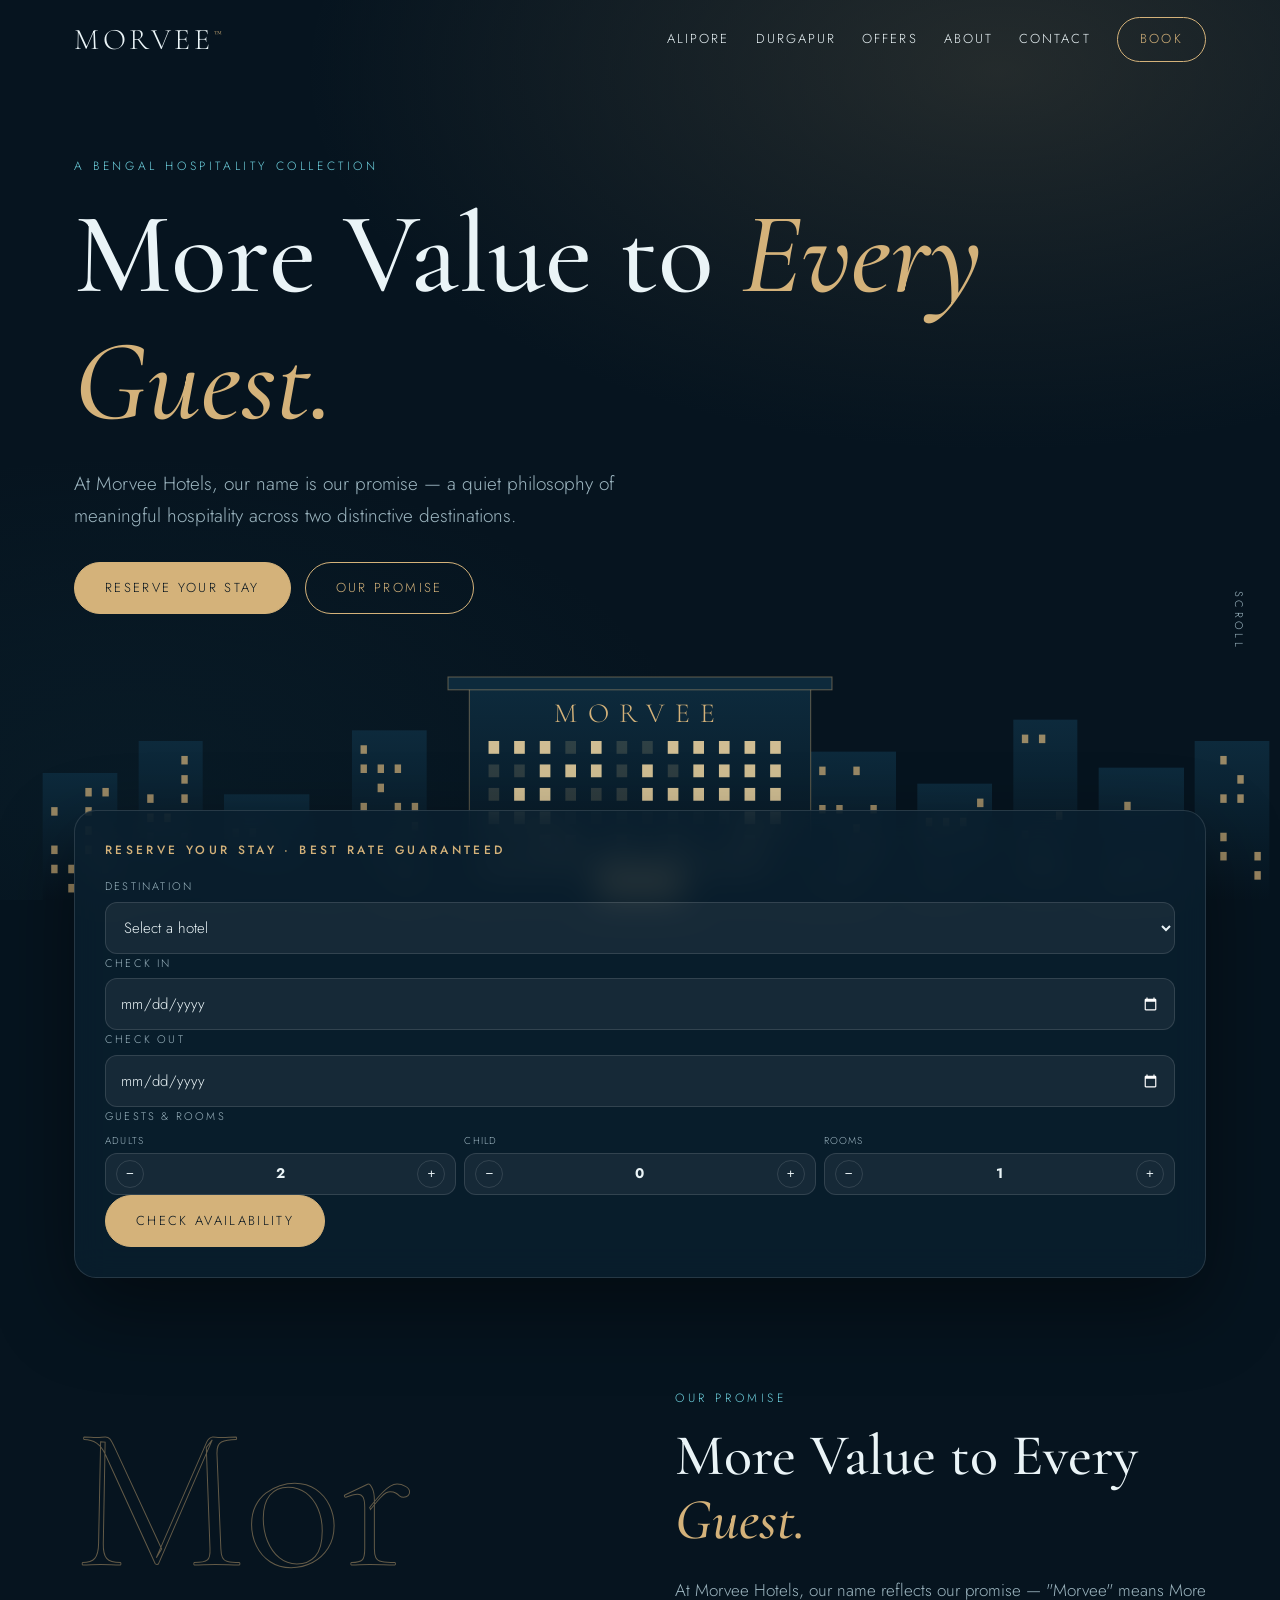
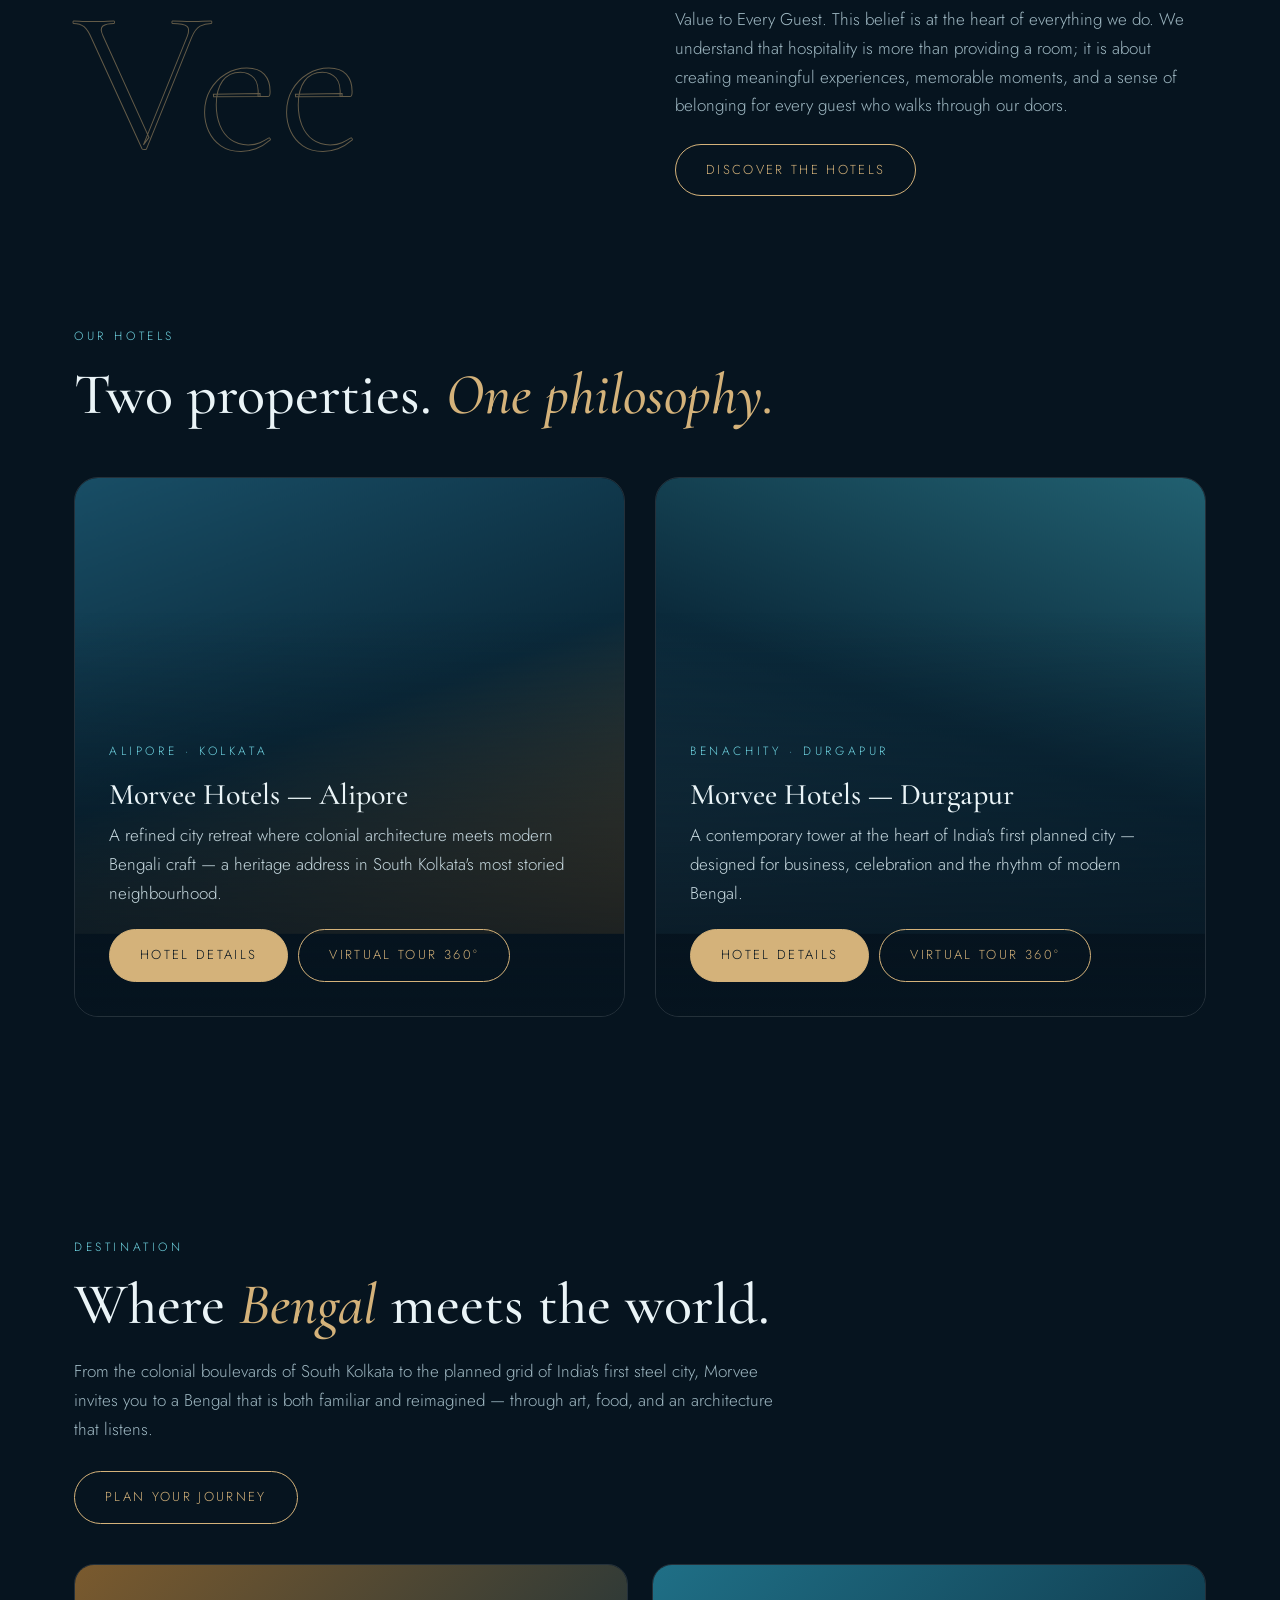
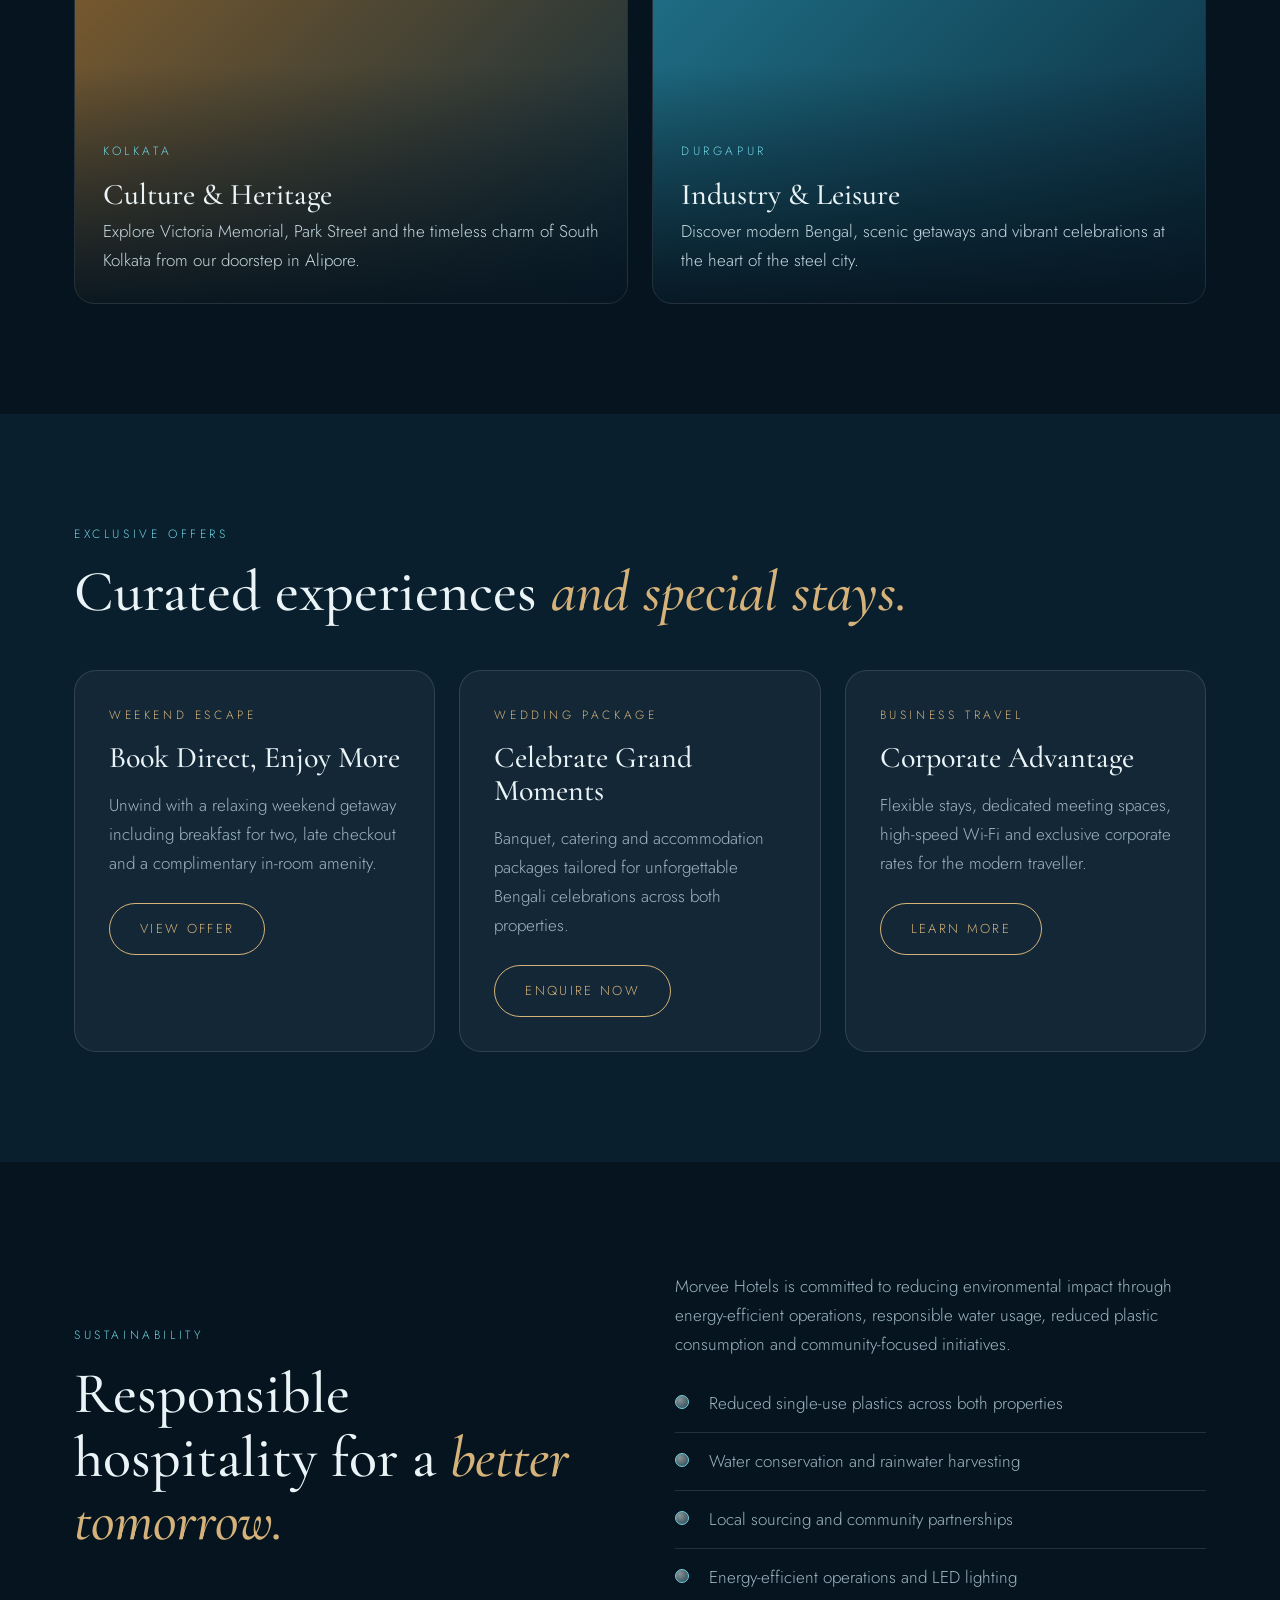
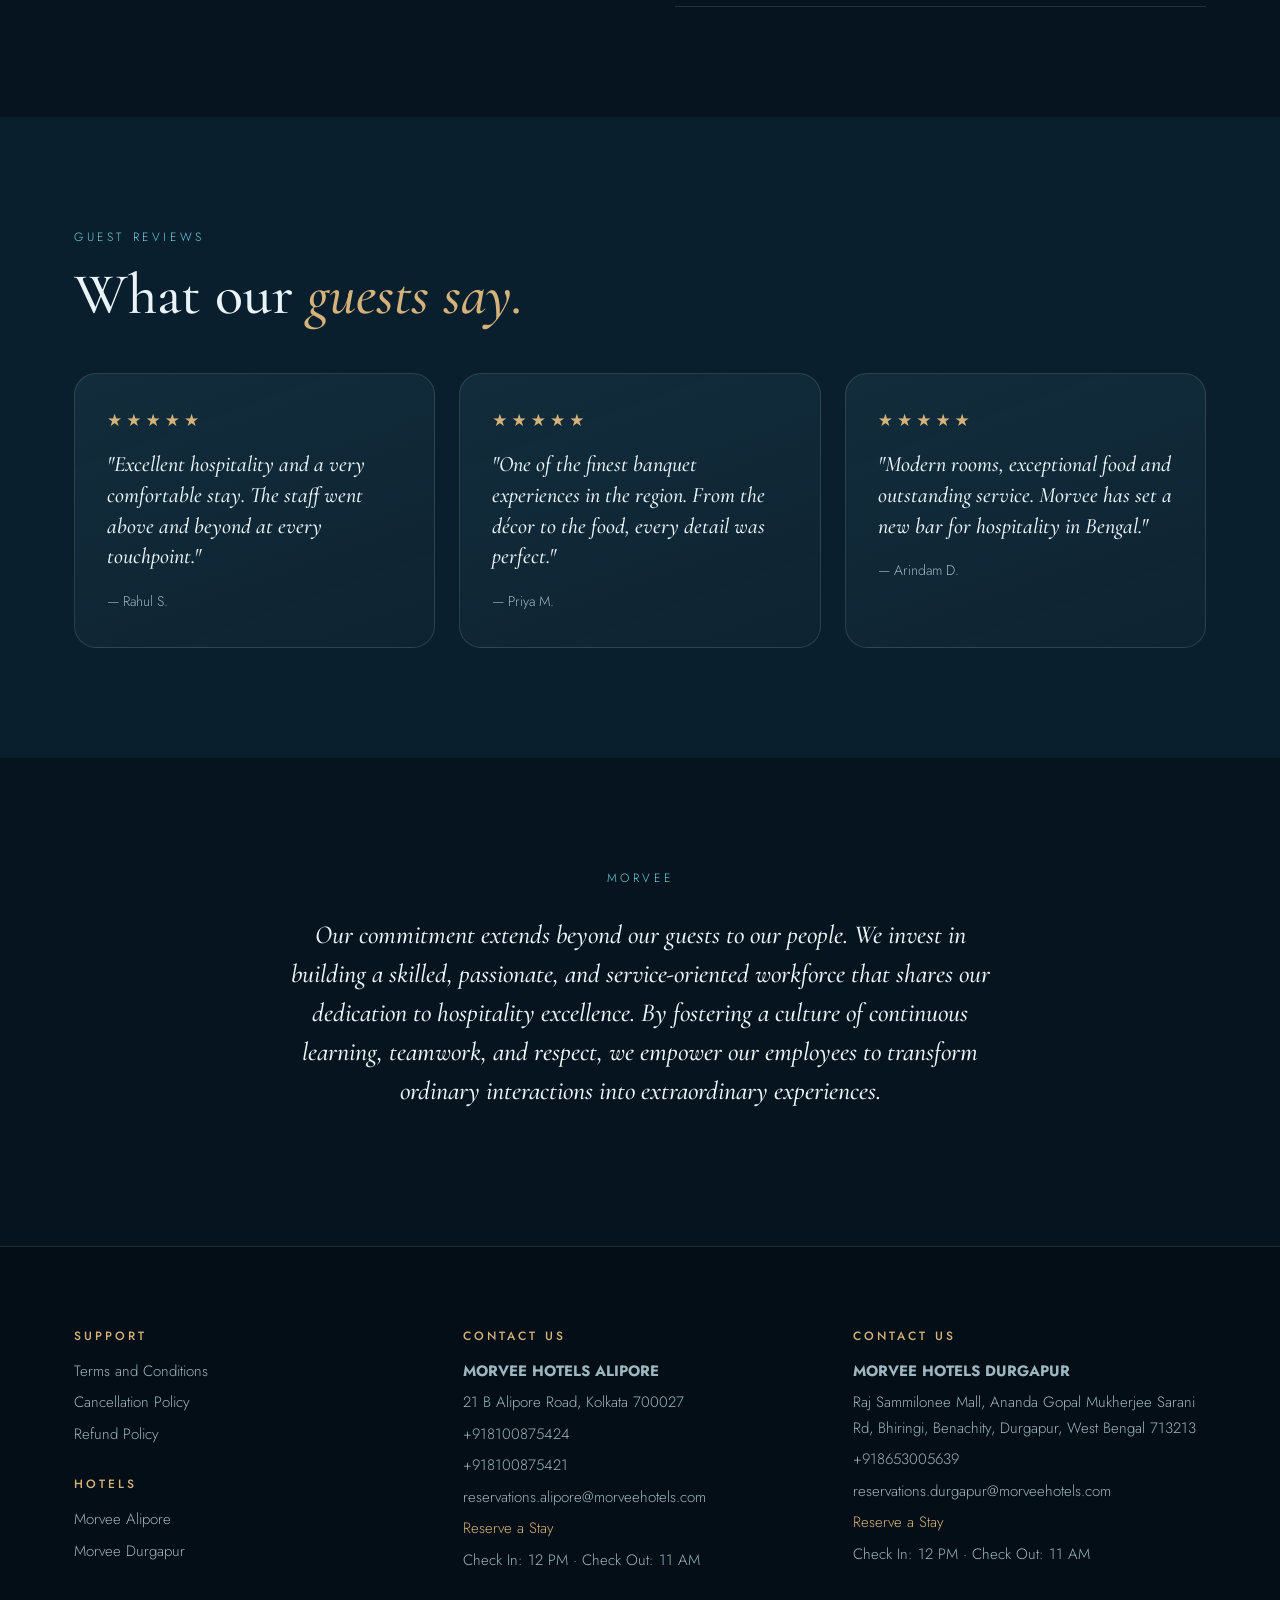
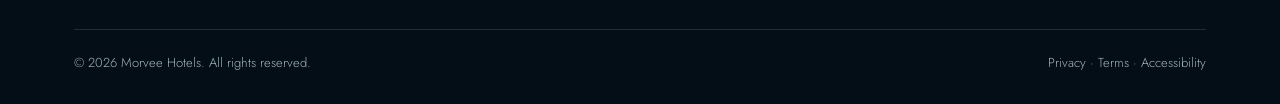
<file: single-file/index.html>
<!DOCTYPE html>
<html lang="en">
<head>
<meta charset="utf-8">
<meta name="viewport" content="width=device-width, initial-scale=1, viewport-fit=cover">
<title>Morvee Hotels — More Value to Every Guest</title>
<meta name="description" content="Morvee Hotels — two distinctive destinations across West Bengal: Alipore, Kolkata and Durgapur.">
<link href="https://fonts.googleapis.com/css2?family=Cormorant+Garamond:ital,wght@0,500;0,600;1,500&family=Jost:wght@300;400;500&display=swap" rel="stylesheet">
<style>
:root{--bg:#06141f;--bg2:#0a1f2e;--ink:#eaf4f7;--mute:#9db6c0;--gold:#d4b27a;--aqua:#6fd3e0;--line:rgba(255,255,255,.12);
--serif:'Cormorant Garamond',Georgia,serif;--sans:'Jost',system-ui,sans-serif;color-scheme:dark;box-sizing:border-box;padding-top:env(safe-area-inset-top,0px);padding-bottom:env(safe-area-inset-bottom,0px)}
html{scroll-behavior:smooth;scroll-padding-top:90px}
*,*::before,*::after{box-sizing:inherit}
body{margin:0;background:var(--bg);color:var(--ink);font:300 17px/1.7 var(--sans);overflow-x:hidden}
a{color:inherit;text-decoration:none}
h1,h2,h3{font-family:var(--serif);font-weight:500;line-height:1.1;margin:0}
h2{font-size:clamp(34px,5vw,58px)}h3{font-size:30px}
em{color:var(--gold)}
.wrap{max-width:1180px;margin:0 auto;padding:0 24px}
section{padding:110px 0;position:relative}
.eyebrow{letter-spacing:.3em;text-transform:uppercase;font-size:12px;color:var(--aqua);margin-bottom:16px;display:block}
.btn{display:inline-block;padding:14px 30px;border:1px solid var(--gold);color:var(--gold);border-radius:40px;font-size:13px;letter-spacing:.18em;text-transform:uppercase;transition:.4s;background:transparent;cursor:pointer;font-family:var(--sans)}
.btn:hover,.btn.solid{background:var(--gold);color:#06141f}
.btn.solid:hover{background:#fff;border-color:#fff}
/* nav */
nav{position:fixed;top:0;left:0;right:0;z-index:50;padding:calc(14px + env(safe-area-inset-top,0px)) 0 14px;transition:.4s}
nav.s{background:rgba(6,20,31,.82);backdrop-filter:blur(14px);border-bottom:1px solid var(--line)}
nav .wrap{display:flex;align-items:center;justify-content:space-between;gap:16px}
.logo{font-family:var(--serif);font-size:30px;letter-spacing:.12em}
.logo sup{font-size:11px;color:var(--gold)}
.links{display:flex;gap:26px;align-items:center;font-size:13px;letter-spacing:.16em;text-transform:uppercase}
.links a:not(.btn){position:relative;padding:4px 0}
.links a:not(.btn)::after{content:"";position:absolute;left:0;bottom:0;height:1px;width:0;background:var(--gold);transition:.4s}
.links a:not(.btn):hover::after{width:100%}
.links .btn{padding:10px 22px}
#burger{display:none;background:none;border:1px solid var(--line);color:var(--ink);border-radius:8px;padding:8px 12px;font-size:18px}
/* hero */
#hero{min-height:100vh;display:flex;align-items:center;overflow:hidden;padding:140px 0 270px;
background:linear-gradient(180deg,rgba(6,20,31,.6),rgba(6,20,31,.88)),url(https://www.morveehotels.com/assets/hero-brand.jpg) center/cover,radial-gradient(90% 70% at 78% 8%,rgba(212,178,122,.38),transparent 60%),radial-gradient(70% 60% at 10% 90%,rgba(40,110,130,.45),transparent 65%),#06141f}
#ico{position:absolute;inset:0;z-index:1;overflow:hidden;pointer-events:none}
#ico span{position:absolute;bottom:-80px;color:var(--gold);animation:fl linear infinite;will-change:transform}
#ico svg{width:100%;height:100%;fill:none;stroke:currentColor;stroke-width:1.3;stroke-linecap:round;stroke-linejoin:round}
@keyframes fl{0%{transform:translateY(0) rotate(-8deg)}50%{transform:translateY(-60vh) rotate(8deg)}100%{transform:translateY(-125vh) rotate(-8deg)}}
#sky{position:absolute;left:0;right:0;bottom:-1px;width:100%;height:230px;z-index:1;pointer-events:none}
#sky .w{animation:tw 3s ease-in-out infinite}
@keyframes tw{50%{opacity:.25}}
#hero .wrap{position:relative;z-index:4}
#hero h1{font-size:clamp(48px,9vw,120px);margin:14px 0 22px}
#hero p{max-width:540px;color:var(--mute);font-size:19px}
.hero-actions{display:flex;gap:14px;flex-wrap:wrap;margin-top:30px}
.scrollcue{position:absolute;bottom:250px;right:32px;z-index:3;pointer-events:none;writing-mode:vertical-rl;font-size:11px;letter-spacing:.3em;text-transform:uppercase;color:var(--mute)}
/* booking */
.book{margin-top:-90px;position:relative;z-index:10}
.panel{background:rgba(10,31,46,.85);backdrop-filter:blur(16px);border:1px solid var(--line);border-radius:22px;padding:30px;box-shadow:0 30px 80px rgba(0,0,0,.45)}
.panel h4{margin:0 0 18px;font:500 12px var(--sans);letter-spacing:.28em;text-transform:uppercase;color:var(--gold)}
.bk{display:grid;grid-template-columns:repeat(3,1fr);gap:16px}
.bk2{display:grid;grid-template-columns:1fr auto;gap:20px;margin-top:20px;align-items:end}
.bk2 .btn{white-space:nowrap;text-align:center;padding:16px 34px}
@media(max-width:860px){.bk{grid-template-columns:1fr}.bk2{grid-template-columns:1fr}.cnt button{width:24px;height:24px}.cnt{padding:6px}}
label{font-size:11px;letter-spacing:.2em;text-transform:uppercase;color:var(--mute);display:block;margin-bottom:6px}
select,input{width:100%;background:rgba(255,255,255,.06);border:1px solid var(--line);border-radius:12px;color:var(--ink);padding:13px 14px;font:300 15px var(--sans)}
select option{color:#000}
.cnt{display:flex;align-items:center;justify-content:space-between;background:rgba(255,255,255,.06);border:1px solid var(--line);border-radius:12px;padding:6px 10px;font-size:14px}
.cnt button{width:28px;height:28px;border-radius:50%;border:1px solid var(--line);background:none;color:var(--ink);cursor:pointer}
.guests{display:grid;grid-template-columns:repeat(3,1fr);gap:8px}
.guests small{display:block;font-size:10px;color:var(--mute);letter-spacing:.12em;text-transform:uppercase;margin-bottom:4px}
/* about */
.two{display:grid;grid-template-columns:1fr 1fr;gap:70px;align-items:center}
.about p{color:var(--mute)}
.bigword{font-family:var(--serif);font-size:clamp(90px,16vw,220px);line-height:.9;color:transparent;-webkit-text-stroke:1px rgba(212,178,122,.45)}
/* hotels */
.hotels{display:grid;grid-template-columns:1fr 1fr;gap:30px;margin-top:50px}
.card{position:relative;border-radius:24px;overflow:hidden;min-height:540px;display:flex;align-items:flex-end;isolation:isolate;border:1px solid var(--line)}
.card .bg{position:absolute;inset:-6%;z-index:-2;background-size:cover;background-position:center;transition:transform 1.2s cubic-bezier(.2,.7,.2,1);will-change:transform}
.card:hover .bg{transform:scale(1.07)}
.card::after{content:"";position:absolute;inset:0;z-index:-1;background:linear-gradient(180deg,transparent 25%,rgba(6,20,31,.95))}
.card .in{padding:34px}
.card p{color:#c5d7de;margin:10px 0 22px}
.card .row{display:flex;gap:10px;flex-wrap:wrap}
.b1{background-image:url(https://www.morveehotels.com/assets/hotel-alipur.jpg),linear-gradient(160deg,#1f5f7a,#0b2a3b 60%,#6b4f2a)}
.b2{background-image:url(https://www.morveehotels.com/assets/hero-durgapur.jpg),linear-gradient(200deg,#2c7a8a,#0b2a3b 60%,#1c3a4a)}
/* destination */
.dest{display:grid;grid-template-columns:1fr 1fr;gap:24px;margin-top:40px}
.d{border-radius:20px;overflow:hidden;position:relative;min-height:340px;display:flex;align-items:flex-end;padding:28px;isolation:isolate;border:1px solid var(--line)}
.d::before{content:"";position:absolute;inset:0;z-index:-2;background-size:cover;background-position:center}
.d::after{content:"";position:absolute;inset:0;z-index:-1;background:linear-gradient(180deg,transparent 30%,rgba(6,20,31,.92))}
.d.k::before{background-image:url(https://www.morveehotels.com/assets/kolkata1.jpg),linear-gradient(135deg,#7a5a2e,#0b2a3b)}
.d.g::before{background-image:url(https://www.morveehotels.com/assets/durgapur-city.jpg),linear-gradient(135deg,#1f6f86,#0b2a3b)}
.d p{margin:6px 0 0;color:#c5d7de}
/* offers */
#offers{background:var(--bg2)}
.offers{display:grid;grid-template-columns:repeat(auto-fit,minmax(260px,1fr));gap:24px;margin-top:46px}
.offer{background:rgba(255,255,255,.04);border:1px solid var(--line);border-radius:22px;padding:34px;transition:.5s;position:relative;overflow:hidden}
.offer:hover{transform:translateY(-8px);border-color:var(--gold);box-shadow:0 24px 60px rgba(0,0,0,.4)}
.offer .eyebrow{color:var(--gold)}
.offer p{color:var(--mute)}
.offer .btn{margin-top:8px}
/* sustain */
.eco li{padding:14px 0 14px 34px;border-bottom:1px solid var(--line);position:relative;list-style:none;color:var(--mute)}
.eco li::before{content:"";position:absolute;left:0;top:20px;width:14px;height:14px;border-radius:50%;border:1px solid var(--aqua);background:radial-gradient(circle at 30% 30%,#fff8,#6fd3e044)}
.eco{padding:0;margin:0}
/* reviews */
.revs{display:grid;grid-template-columns:repeat(auto-fit,minmax(260px,1fr));gap:24px;margin-top:46px}
.rev{padding:32px;border-radius:22px;background:linear-gradient(160deg,rgba(111,211,224,.08),rgba(255,255,255,.02));border:1px solid var(--line)}
.stars{color:var(--gold);letter-spacing:4px}
.rev p{font:italic 500 22px/1.4 var(--serif);margin:14px 0}
.rev span{color:var(--mute);font-size:14px}
.people{max-width:760px;margin:0 auto;text-align:center}
.people p{color:var(--mute)}
/* footer */
footer{background:#040e16;padding:80px 0 30px;border-top:1px solid var(--line);font-size:15px}
.fg{display:grid;grid-template-columns:repeat(auto-fit,minmax(210px,1fr));gap:36px}
footer h5{margin:0 0 14px;font:500 12px var(--sans);letter-spacing:.25em;text-transform:uppercase;color:var(--gold)}
footer ul{list-style:none;padding:0;margin:0}
footer li{margin:6px 0;color:var(--mute)}
footer a:hover{color:var(--aqua)}
.copy{margin-top:50px;padding-top:22px;border-top:1px solid var(--line);color:var(--mute);font-size:13px;display:flex;justify-content:space-between;flex-wrap:wrap;gap:10px}
/* reveal */
.rv{opacity:0;transform:translateY(46px);transition:opacity 1s cubic-bezier(.2,.7,.2,1),transform 1s cubic-bezier(.2,.7,.2,1)}
.rv.l{transform:translateX(-50px)}.rv.r{transform:translateX(50px)}
.rv.in{opacity:1;transform:none}
.d1{transition-delay:.12s}.d2{transition-delay:.24s}
#bar{position:fixed;top:0;left:0;height:3px;width:0;z-index:99;background:linear-gradient(90deg,var(--aqua),var(--gold))}
@media(max-width:860px){
 .two,.hotels,.dest{grid-template-columns:1fr;gap:34px}
 #burger{display:block}
 .links{position:fixed;inset:0;background:rgba(6,20,31,.97);flex-direction:column;justify-content:center;gap:28px;font-size:16px;transform:translateY(-100%);transition:.5s}
 .links.open{transform:none}
 .links .x{position:absolute;top:calc(18px + env(safe-area-inset-top,0px));right:22px}
 section{padding:80px 0}.scrollcue{display:none}
}
@media(min-width:861px){.links .x{display:none}}
@media(prefers-reduced-motion:reduce){*{animation:none!important;transition:none!important}.rv{opacity:1;transform:none}}
</style>
</head>
<body>
<div id="bar"></div>
<nav id="nav"><div class="wrap">
 <a class="logo" href="https://www.morveehotels.com/index.html">MORVEE<sup>™</sup></a>
 <button id="burger" aria-label="Menu">☰</button>
 <div class="links" id="menu">
  <button class="x btn" id="close">×</button>
  <a href="https://www.morveehotels.com/hotels/alipore.html">Alipore</a>
  <a href="https://www.morveehotels.com/hotels/durgapur.html">Durgapur</a>
  <a href="#offers">Offers</a><a href="#about">About</a><a href="#contact">Contact</a>
  <a class="btn" href="#hotels">Book</a>
 </div>
</div></nav>

<header id="hero">
 <div id="ico"></div>
 <div class="wrap">
  <span class="eyebrow rv in">A Bengal Hospitality Collection</span>
  <h1 class="rv in d1">More Value to <em>Every Guest.</em></h1>
  <p class="rv in d2">At Morvee Hotels, our name is our promise — a quiet philosophy of meaningful hospitality across two distinctive destinations.</p>
  <div class="hero-actions rv in d2"><a class="btn solid" href="#hotels">Reserve Your Stay</a><a class="btn" href="#about">Our Promise</a></div>
 </div>
 <div class="scrollcue">Scroll</div>
 <svg id="sky" viewBox="0 0 1200 230" preserveAspectRatio="xMidYMax slice" aria-hidden="true"></svg>
 <svg width="0" height="0" style="position:absolute" aria-hidden="true"><defs>
<symbol id="i1" viewBox="0 0 48 48"><path d="M6 36h36M10 36a14 14 0 0 1 28 0M24 22v-4"/><circle cx="24" cy="15" r="2"/><path d="M4 41h40"/></symbol>
<symbol id="i2" viewBox="0 0 48 48"><path d="M16 6h16c0 12-3 18-8 18S16 18 16 6zM24 24v16M16 42h16"/></symbol>
<symbol id="i3" viewBox="0 0 48 48"><path d="M10 18h24v10a10 10 0 0 1-10 10h-4a10 10 0 0 1-10-10zM34 20h4a4 4 0 0 1 0 8h-4M16 8c0 3 3 3 0 6M24 8c0 3 3 3 0 6"/></symbol>
<symbol id="i4" viewBox="0 0 48 48"><circle cx="15" cy="24" r="8"/><path d="M23 24h19M35 24v7M41 24v5"/></symbol>
<symbol id="i5" viewBox="0 0 48 48"><path d="M6 36V12M6 28h36v8M42 36v-8M6 28v-4a4 4 0 0 1 4-4h10a6 6 0 0 1 6 6"/></symbol>
<symbol id="i6" viewBox="0 0 48 48"><path d="M12 42V8h24v34M8 42h32M18 14h4M26 14h4M18 22h4M26 22h4M18 30h4M26 30h4M21 42v-6h6v6"/></symbol>
<symbol id="i7" viewBox="0 0 48 48"><path d="M24 6l5.4 11 12.1 1.7-8.8 8.5 2.1 12.1L24 33.6 13.200 39.3l2.1-12.1-8.8-8.5 12.1-1.7z"/></symbol>
<symbol id="i8" viewBox="0 0 48 48"><path d="M16 6v14a4 4 0 0 0 8 0V6M20 6v36M34 6c-5 4-6 12-3 18h3v18"/></symbol>
</defs></svg>
</header>

<div class="wrap book rv"><div class="panel">
 <h4>Reserve Your Stay · Best Rate Guaranteed</h4>
 <div class="grid4">
  <div><label>Destination</label><select><option>Select a hotel</option><option>Morvee Hotels — Alipore</option><option>Morvee Hotels — Durgapur</option></select></div>
  <div><label>Check In</label><input type="date"></div>
  <div><label>Check Out</label><input type="date"></div>
  <div><label>Guests &amp; Rooms</label><div class="guests">
   <div><small>Adults</small><div class="cnt"><button data-c="a" data-d="-1">−</button><b id="a">2</b><button data-c="a" data-d="1">+</button></div></div>
   <div><small>Child</small><div class="cnt"><button data-c="c" data-d="-1">−</button><b id="c">0</b><button data-c="c" data-d="1">+</button></div></div>
   <div><small>Rooms</small><div class="cnt"><button data-c="r" data-d="-1">−</button><b id="r">1</b><button data-c="r" data-d="1">+</button></div></div>
  </div></div>
  <a class="btn solid" href="https://www.morveehotels.com/booking.html" style="text-align:center">Check Availability</a>
 </div>
</div></div>

<section id="about"><div class="wrap two">
 <div class="rv l"><div class="bigword">Mor<br>Vee</div></div>
 <div class="rv r about">
  <span class="eyebrow">Our Promise</span>
  <h2>More Value to Every <em>Guest.</em></h2>
  <p style="margin:24px 0">At Morvee Hotels, our name reflects our promise — "Morvee" means More Value to Every Guest. This belief is at the heart of everything we do. We understand that hospitality is more than providing a room; it is about creating meaningful experiences, memorable moments, and a sense of belonging for every guest who walks through our doors.</p>
  <a class="btn" href="#hotels">Discover the Hotels</a>
 </div>
</div></section>

<section id="hotels" style="padding-top:20px"><div class="wrap">
 <div class="rv"><span class="eyebrow">Our Hotels</span><h2>Two properties. <em>One philosophy.</em></h2></div>
 <div class="hotels">
  <article class="card rv"><div class="bg b1" data-par></div><div class="in">
   <span class="eyebrow">Alipore · Kolkata</span><h3>Morvee Hotels — Alipore</h3>
   <p>A refined city retreat where colonial architecture meets modern Bengali craft — a heritage address in South Kolkata's most storied neighbourhood.</p>
   <div class="row"><a class="btn solid" href="https://www.morveehotels.com/hotels/alipore.html">Hotel Details</a><a class="btn" href="https://virtualle.io/Hospitality/Morvee-Alipore/">Virtual Tour 360°</a></div></div></article>
  <article class="card rv d1"><div class="bg b2" data-par></div><div class="in">
   <span class="eyebrow">Benachity · Durgapur</span><h3>Morvee Hotels — Durgapur</h3>
   <p>A contemporary tower at the heart of India's first planned city — designed for business, celebration and the rhythm of modern Bengal.</p>
   <div class="row"><a class="btn solid" href="https://www.morveehotels.com/hotels/durgapur.html">Hotel Details</a><a class="btn" href="https://virtualle.io/Hospitality/Morvee-Durgapur/">Virtual Tour 360°</a></div></div></article>
 </div>
</div></section>

<section><div class="wrap">
 <div class="rv" style="max-width:720px"><span class="eyebrow">Destination</span><h2>Where <em>Bengal</em> meets the world.</h2>
 <p style="color:var(--mute);margin:20px 0 28px">From the colonial boulevards of South Kolkata to the planned grid of India's first steel city, Morvee invites you to a Bengal that is both familiar and reimagined — through art, food, and an architecture that listens.</p>
 <a class="btn" href="#hotels">Plan Your Journey</a></div>
 <div class="dest">
  <div class="d k rv l"><div><span class="eyebrow">Kolkata</span><h3>Culture &amp; Heritage</h3><p>Explore Victoria Memorial, Park Street and the timeless charm of South Kolkata from our doorstep in Alipore.</p></div></div>
  <div class="d g rv r"><div><span class="eyebrow">Durgapur</span><h3>Industry &amp; Leisure</h3><p>Discover modern Bengal, scenic getaways and vibrant celebrations at the heart of the steel city.</p></div></div>
 </div>
</div></section>

<section id="offers"><div class="wrap">
 <div class="rv"><span class="eyebrow">Exclusive Offers</span><h2>Curated experiences <em>and special stays.</em></h2></div>
 <div class="offers">
  <div class="offer rv"><span class="eyebrow">Weekend Escape</span><h3>Book Direct, Enjoy More</h3><p>Unwind with a relaxing weekend getaway including breakfast for two, late checkout and a complimentary in-room amenity.</p><a class="btn" href="https://www.morveehotels.com/booking.html">View Offer</a></div>
  <div class="offer rv d1"><span class="eyebrow">Wedding Package</span><h3>Celebrate Grand Moments</h3><p>Banquet, catering and accommodation packages tailored for unforgettable Bengali celebrations across both properties.</p><a class="btn" href="#contact">Enquire Now</a></div>
  <div class="offer rv d2"><span class="eyebrow">Business Travel</span><h3>Corporate Advantage</h3><p>Flexible stays, dedicated meeting spaces, high-speed Wi-Fi and exclusive corporate rates for the modern traveller.</p><a class="btn" href="#contact">Learn More</a></div>
 </div>
</div></section>

<section><div class="wrap two">
 <div class="rv l"><span class="eyebrow">Sustainability</span><h2>Responsible hospitality for a <em>better tomorrow.</em></h2></div>
 <div class="rv r"><p style="color:var(--mute);margin-top:0">Morvee Hotels is committed to reducing environmental impact through energy-efficient operations, responsible water usage, reduced plastic consumption and community-focused initiatives.</p>
 <ul class="eco"><li>Reduced single-use plastics across both properties</li><li>Water conservation and rainwater harvesting</li><li>Local sourcing and community partnerships</li><li>Energy-efficient operations and LED lighting</li></ul></div>
</div></section>

<section style="background:var(--bg2)"><div class="wrap">
 <div class="rv"><span class="eyebrow">Guest Reviews</span><h2>What our <em>guests say.</em></h2></div>
 <div class="revs">
  <div class="rev rv"><div class="stars">★★★★★</div><p>"Excellent hospitality and a very comfortable stay. The staff went above and beyond at every touchpoint."</p><span>— Rahul S.</span></div>
  <div class="rev rv d1"><div class="stars">★★★★★</div><p>"One of the finest banquet experiences in the region. From the décor to the food, every detail was perfect."</p><span>— Priya M.</span></div>
  <div class="rev rv d2"><div class="stars">★★★★★</div><p>"Modern rooms, exceptional food and outstanding service. Morvee has set a new bar for hospitality in Bengal."</p><span>— Arindam D.</span></div>
 </div>
</div></section>

<section><div class="wrap people rv"><span class="eyebrow">Morvee</span><p style="font:italic 500 26px/1.5 var(--serif);color:var(--ink)">Our commitment extends beyond our guests to our people. We invest in building a skilled, passionate, and service-oriented workforce that shares our dedication to hospitality excellence. By fostering a culture of continuous learning, teamwork, and respect, we empower our employees to transform ordinary interactions into extraordinary experiences.</p></div></section>

<footer id="contact"><div class="wrap">
 <div class="fg">
  <div><h5>Support</h5><ul>
   <li><a href="https://www.morveehotels.com/assets/terms-and-conditions">Terms and Conditions</a></li>
   <li><a href="https://www.morveehotels.com/assets/cancellation-policy">Cancellation Policy</a></li>
   <li><a href="https://www.morveehotels.com/assets/refund-policy">Refund Policy</a></li></ul>
   <h5 style="margin-top:28px">Hotels</h5><ul>
   <li><a href="https://www.morveehotels.com/hotels/alipore.html">Morvee Alipore</a></li>
   <li><a href="https://www.morveehotels.com/hotels/durgapur.html">Morvee Durgapur</a></li></ul></div>
  <div><h5>Contact Us</h5><ul>
   <li><b>MORVEE HOTELS ALIPORE</b></li>
   <li><a href="https://maps.app.goo.gl/ZeUrP2kdG5Z34RSm6">21 B Alipore Road, Kolkata 700027</a></li>
   <li><a href="tel:+918100875424">+918100875424</a></li>
   <li><a href="tel:+918100875421">+918100875421</a></li>
   <li><a href="mailto:reservations.alipore@morveehotels.com">reservations.alipore@morveehotels.com</a></li>
   <li><a href="https://www.morveehotels.com/booking.html" style="color:var(--gold)">Reserve a Stay</a></li>
   <li>Check In: 12 PM · Check Out: 11 AM</li></ul></div>
  <div><h5>Contact Us</h5><ul>
   <li><b>MORVEE HOTELS DURGAPUR</b></li>
   <li><a href="https://maps.app.goo.gl/uVjRFKY9SA7sye63A">Raj Sammilonee Mall, Ananda Gopal Mukherjee Sarani Rd, Bhiringi, Benachity, Durgapur, West Bengal 713213</a></li>
   <li><a href="tel:+918653005639">+918653005639</a></li>
   <li><a href="mailto:reservations.durgapur@morveehotels.com">reservations.durgapur@morveehotels.com</a></li>
   <li><a href="https://www.morveehotels.com/booking.html" style="color:var(--gold)">Reserve a Stay</a></li>
   <li>Check In: 12 PM · Check Out: 11 AM</li></ul></div>
 </div>
 <div class="copy"><span>© 2026 Morvee Hotels. All rights reserved.</span><span>Privacy · Terms · Accessibility</span></div>
</div></footer>

<script>
// nav, progress, parallax
const nav=document.getElementById('nav'),bar=document.getElementById('bar'),pars=document.querySelectorAll('[data-par]');
function onScroll(){const y=scrollY,h=document.documentElement.scrollHeight-innerHeight;
 nav.classList.toggle('s',y>40);bar.style.width=(h>0?y/h*100:0)+'%';
 pars.forEach(p=>{const r=p.parentElement.getBoundingClientRect();p.style.transform='translateY('+((r.top+r.height/2-innerHeight/2)*-.06)+'px)'});}
addEventListener('scroll',onScroll,{passive:true});onScroll();
// reveal
const io=new IntersectionObserver(es=>es.forEach(e=>{if(e.isIntersecting){e.target.classList.add('in');io.unobserve(e.target)}}),{threshold:.15});
document.querySelectorAll('.rv:not(.in)').forEach(el=>io.observe(el));
// menu
const m=document.getElementById('menu');
document.getElementById('burger').onclick=()=>m.classList.add('open');
document.getElementById('close').onclick=()=>m.classList.remove('open');
m.querySelectorAll('a').forEach(a=>a.onclick=()=>m.classList.remove('open'));
// counters
document.querySelectorAll('[data-c]').forEach(b=>b.onclick=()=>{const el=document.getElementById(b.dataset.c),min=b.dataset.c==='a'||b.dataset.c==='r'?1:0;
 el.textContent=Math.min(9,Math.max(min,+el.textContent+ +b.dataset.d))});
// hotel / food / service icons + skyline
const ico=document.getElementById('ico'),N=Math.min(16,Math.round(innerWidth/70));
for(let i=0;i<N;i++){const e=document.createElement('span'),z=30+Math.random()*40;
 e.style.cssText='left:'+Math.random()*96+'%;width:'+z+'px;height:'+z+'px;opacity:'+(.12+Math.random()*.2)+';animation-duration:'+(26+Math.random()*30)+'s;animation-delay:-'+Math.random()*40+'s;'+(i%3==0?'color:var(--aqua)':'');
 e.innerHTML='<svg><use href="#i'+(1+i%8)+'"/></svg>';ico.appendChild(e)}
const sk=document.getElementById('sky');let h='<defs><linearGradient id="g" x1="0" y1="0" x2="0" y2="1"><stop offset="0" stop-color="#0d2a3c"/><stop offset="1" stop-color="#06141f"/></linearGradient></defs>';
const bl=[[40,120,70],[130,150,60],[210,100,80],[330,160,70],[760,140,80],[860,110,70],[950,170,60],[1030,125,80],[1120,150,70]];
bl.forEach(b=>{h+='<rect x="'+b[0]+'" y="'+(230-b[1])+'" width="'+b[2]+'" height="'+b[1]+'" fill="url(#g)"/>';
 for(let y=230-b[1]+14;y<216;y+=18)for(let x=b[0]+8;x<b[0]+b[2]-8;x+=16)if(Math.random()>.6)h+='<rect class="w" x="'+x+'" y="'+y+'" width="6" height="8" fill="#d4b27a" opacity=".7" style="animation-delay:-'+(Math.random()*3).toFixed(1)+'s"/>'});
h+='<rect x="440" y="30" width="320" height="200" fill="url(#g)" stroke="rgba(212,178,122,.4)"/><rect x="420" y="20" width="360" height="12" fill="#0d2a3c" stroke="rgba(212,178,122,.4)"/><text x="600" y="62" text-anchor="middle" fill="#d4b27a" font-family="Cormorant Garamond,serif" font-size="26" letter-spacing="10">MORVEE</text>';
for(let y=80;y<200;y+=22)for(let x=458;x<740;x+=24)h+='<rect class="w" x="'+x+'" y="'+y+'" width="10" height="12" fill="#f3d9a4" opacity="'+(Math.random()>.35?.85:.15)+'" style="animation-delay:-'+(Math.random()*3).toFixed(1)+'s"/>';
h+='<path d="M560 230v-34h80v34z" fill="#d4b27a" opacity=".85"/><path d="M600 196v34" stroke="#06141f"/>';
sk.innerHTML=h;
</script>
</body>
</html>
</file>
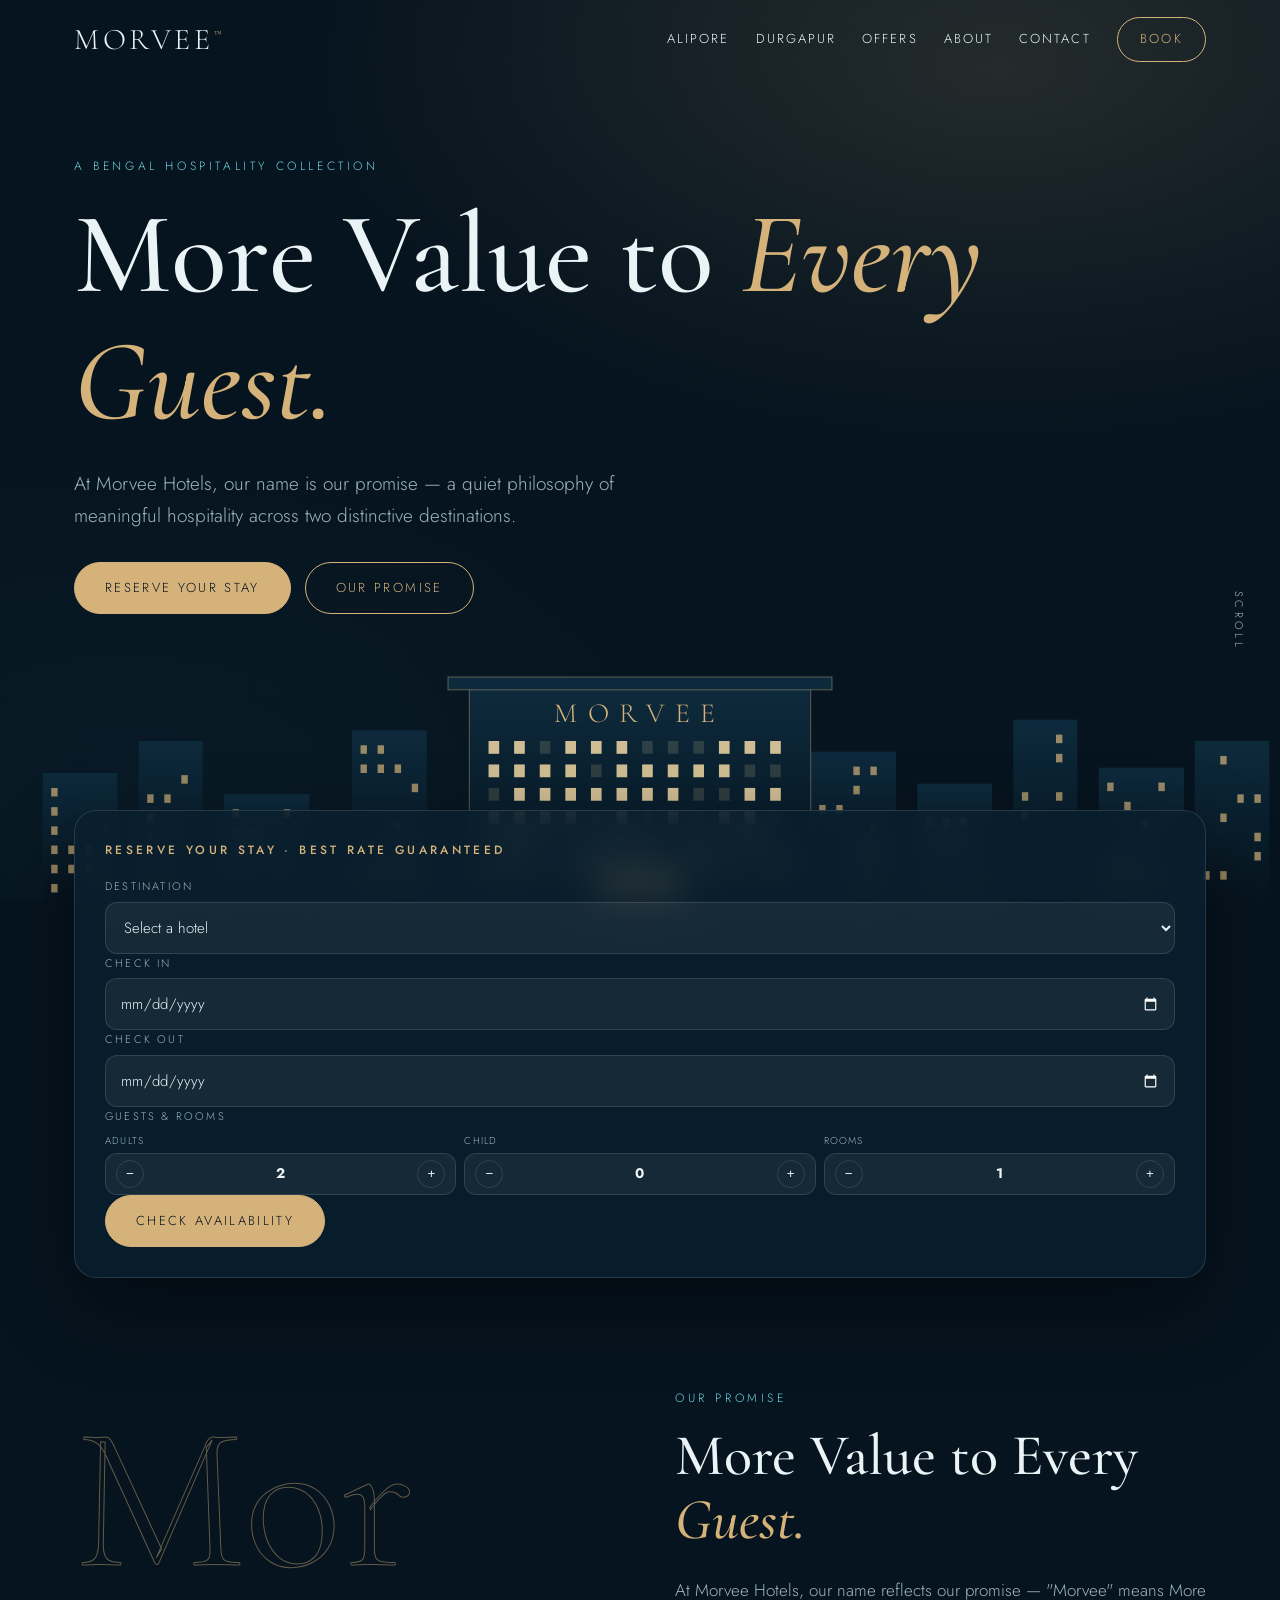
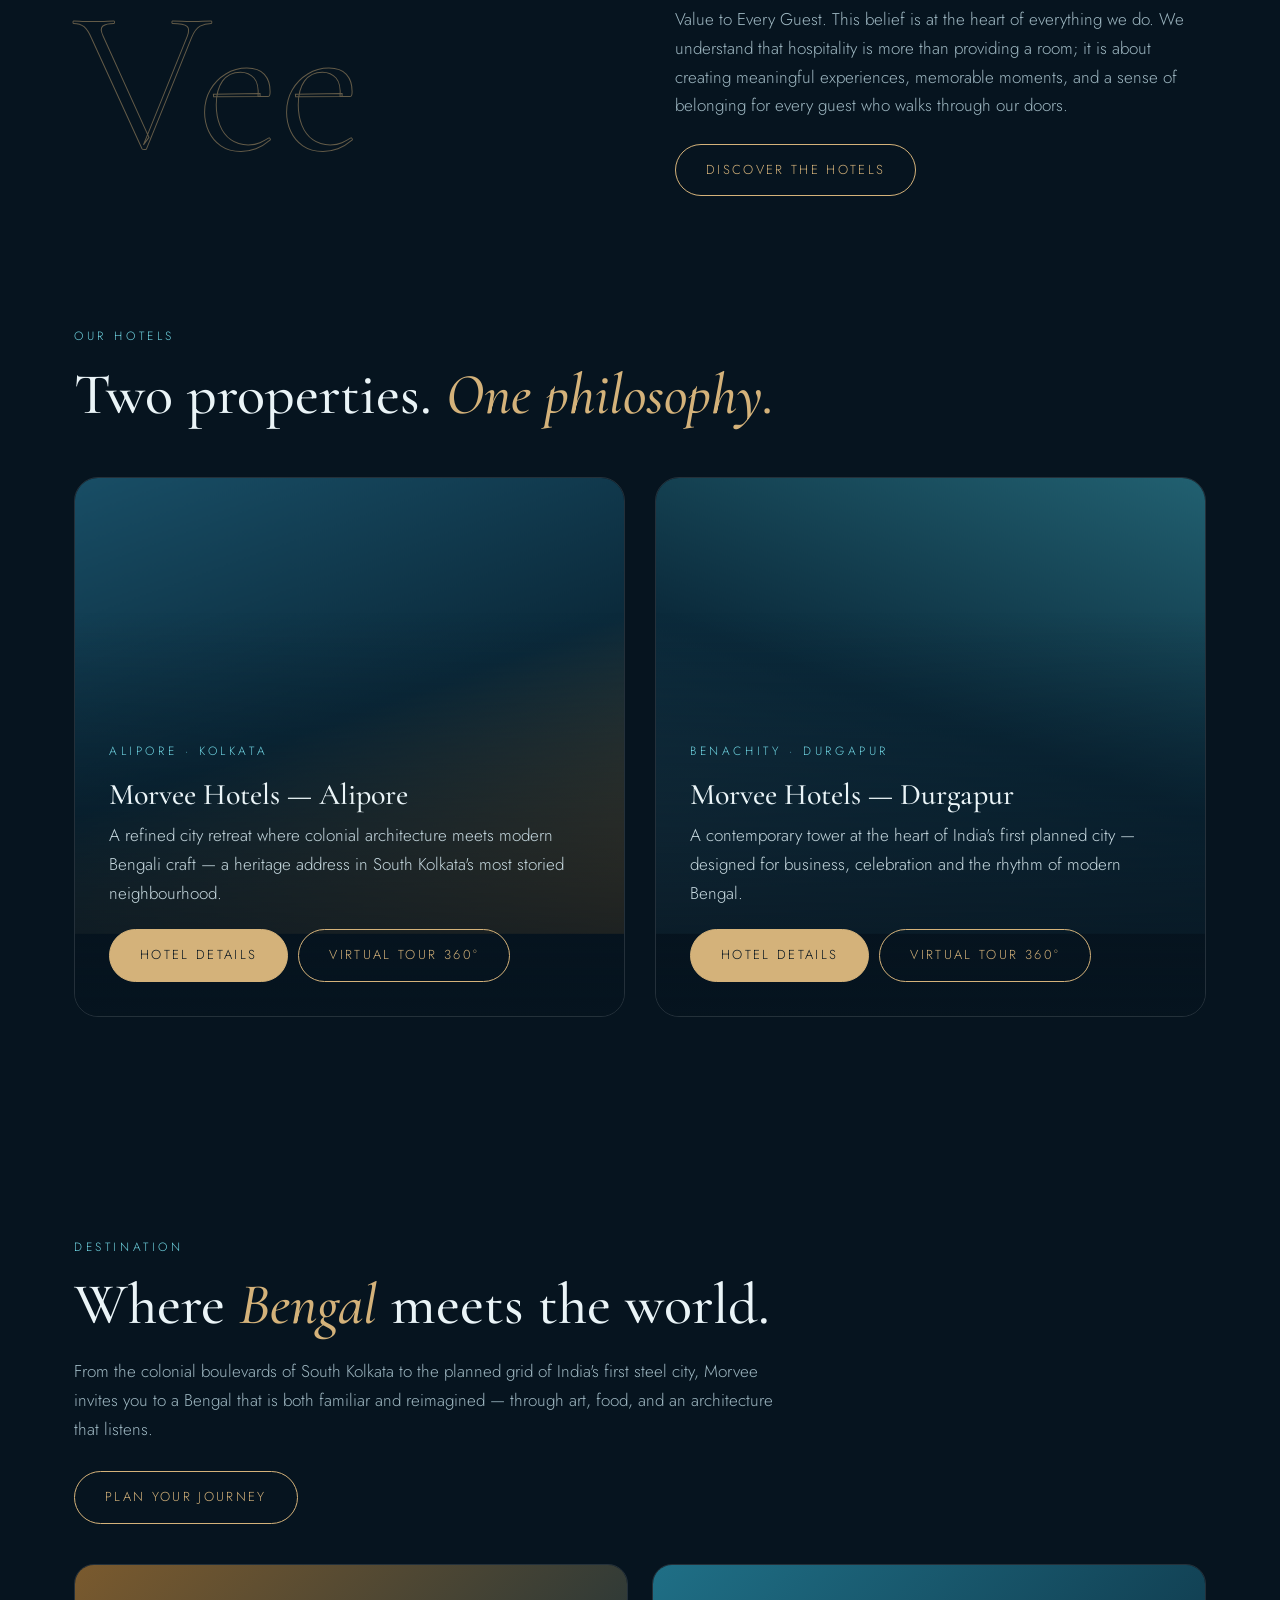
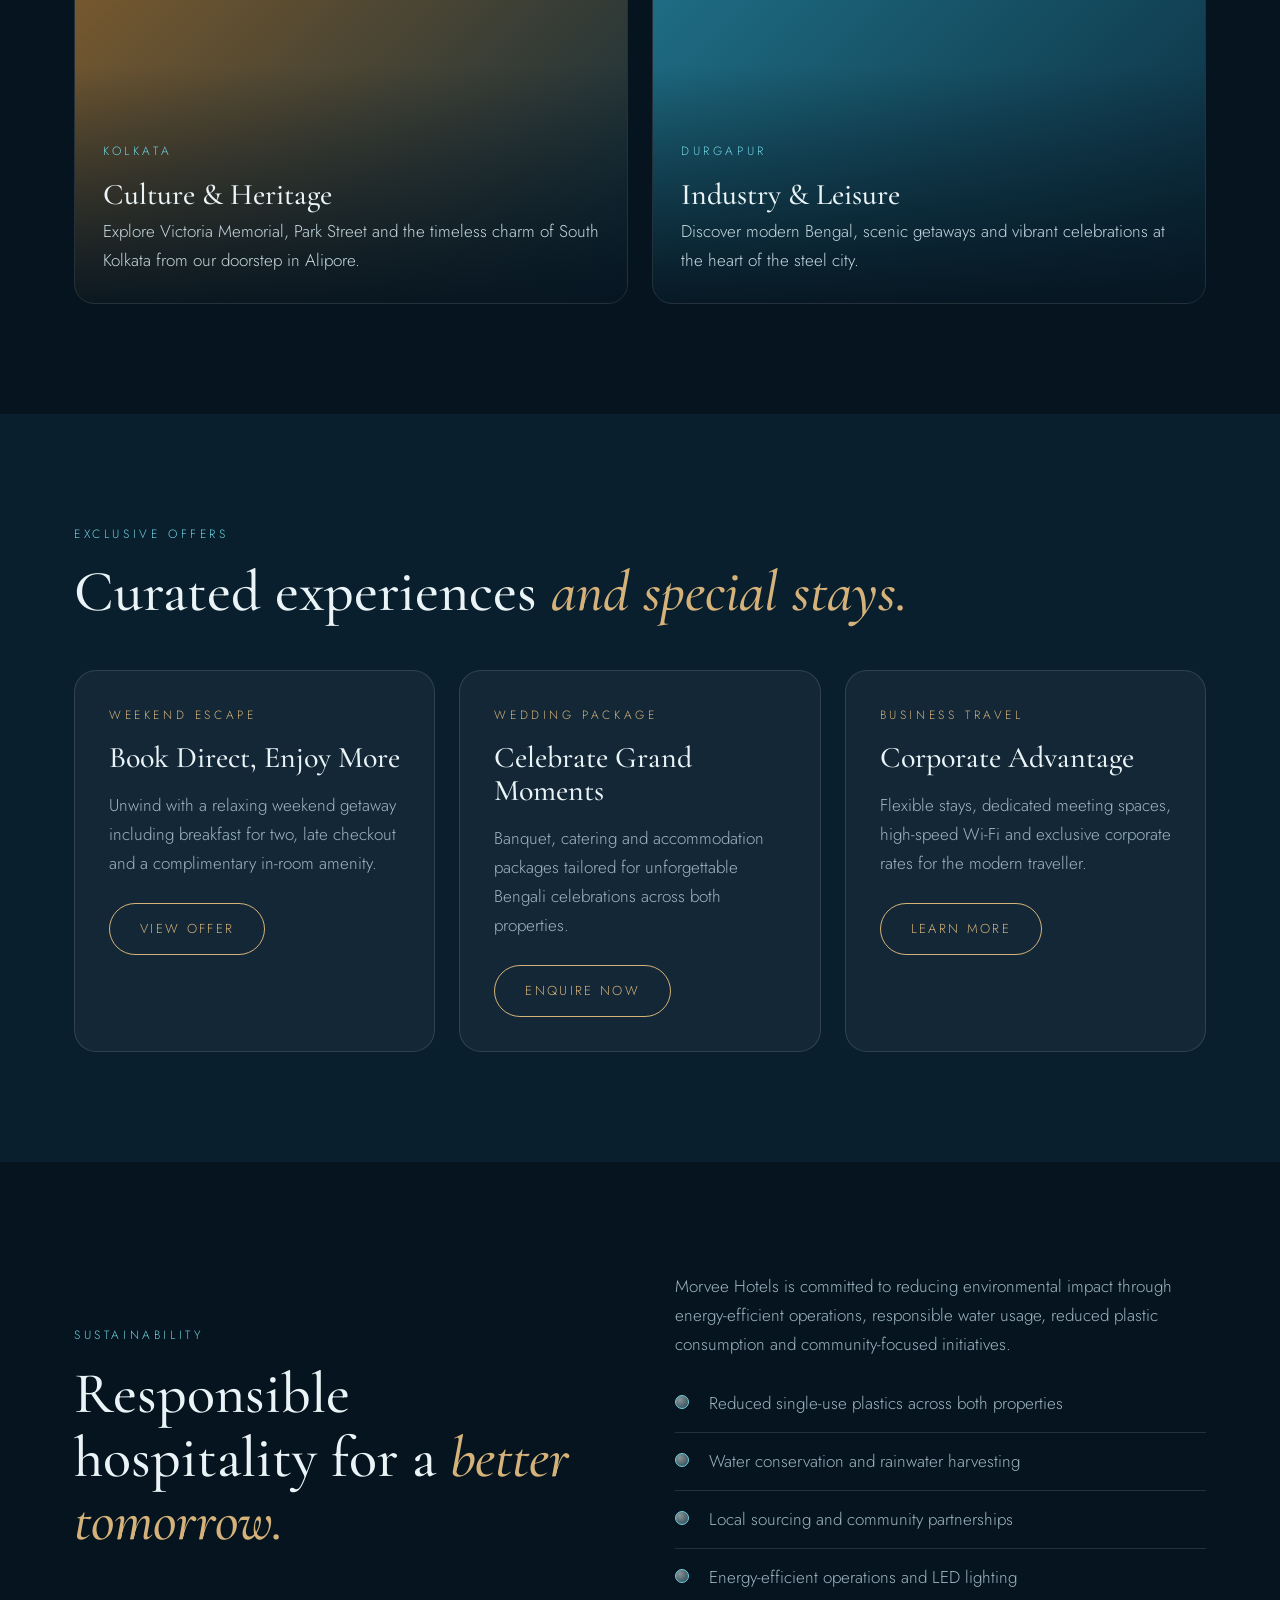
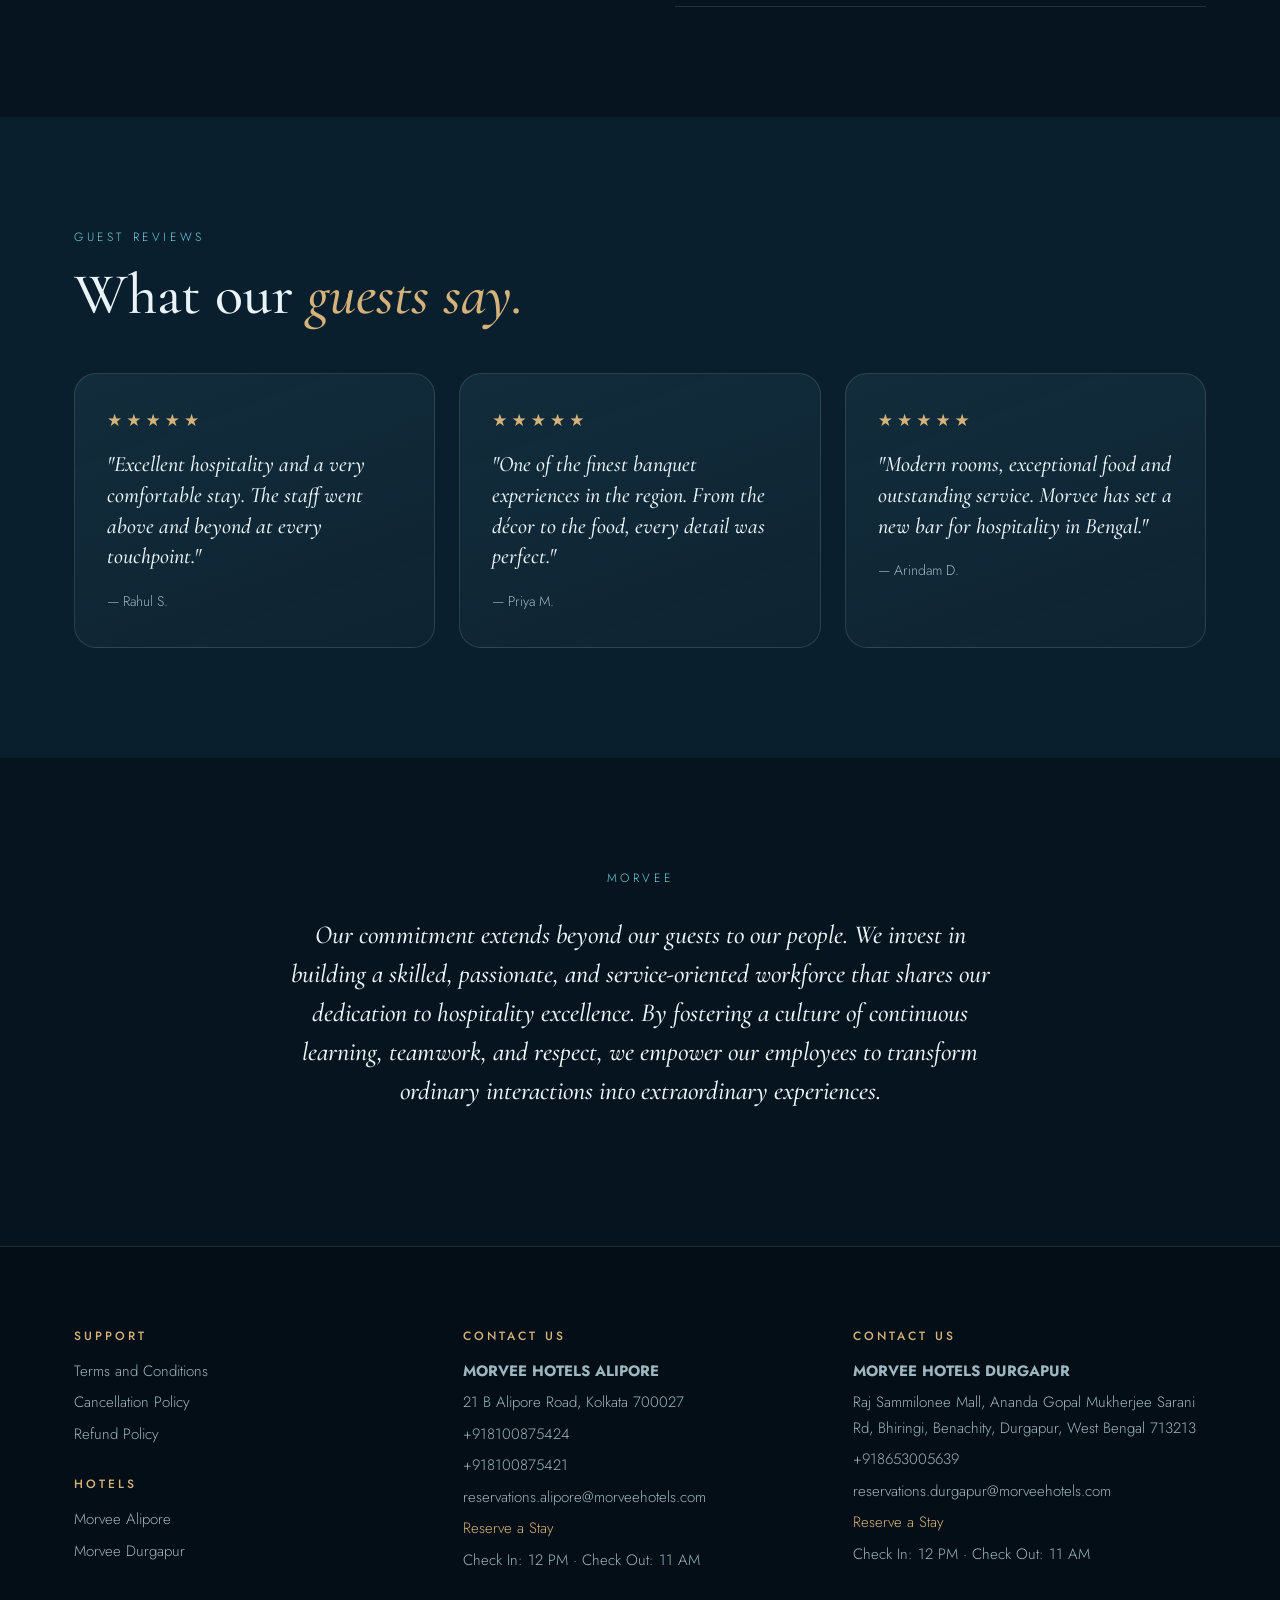
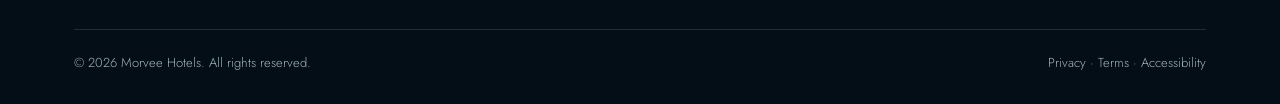
<file: split/index.html>
<!DOCTYPE html>
<html lang="en">
<head>
<meta charset="utf-8">
<meta name="viewport" content="width=device-width, initial-scale=1, viewport-fit=cover">
<title>Morvee Hotels — More Value to Every Guest</title>
<meta name="description" content="Morvee Hotels — two distinctive destinations across West Bengal: Alipore, Kolkata and Durgapur.">
<link href="https://fonts.googleapis.com/css2?family=Cormorant+Garamond:ital,wght@0,500;0,600;1,500&family=Jost:wght@300;400;500&display=swap" rel="stylesheet">
<link rel="stylesheet" href="css/style.css">
</head>
<body>
<div id="bar"></div>
<nav id="nav"><div class="wrap">
 <a class="logo" href="https://www.morveehotels.com/index.html">MORVEE<sup>™</sup></a>
 <button id="burger" aria-label="Menu">☰</button>
 <div class="links" id="menu">
  <button class="x btn" id="close">×</button>
  <a href="https://www.morveehotels.com/hotels/alipore.html">Alipore</a>
  <a href="https://www.morveehotels.com/hotels/durgapur.html">Durgapur</a>
  <a href="#offers">Offers</a><a href="#about">About</a><a href="#contact">Contact</a>
  <a class="btn" href="#hotels">Book</a>
 </div>
</div></nav>

<header id="hero">
 <div id="ico"></div>
 <div class="wrap">
  <span class="eyebrow rv in">A Bengal Hospitality Collection</span>
  <h1 class="rv in d1">More Value to <em>Every Guest.</em></h1>
  <p class="rv in d2">At Morvee Hotels, our name is our promise — a quiet philosophy of meaningful hospitality across two distinctive destinations.</p>
  <div class="hero-actions rv in d2"><a class="btn solid" href="#hotels">Reserve Your Stay</a><a class="btn" href="#about">Our Promise</a></div>
 </div>
 <div class="scrollcue">Scroll</div>
 <svg id="sky" viewBox="0 0 1200 230" preserveAspectRatio="xMidYMax slice" aria-hidden="true"></svg>
 <svg width="0" height="0" style="position:absolute" aria-hidden="true"><defs>
<symbol id="i1" viewBox="0 0 48 48"><path d="M6 36h36M10 36a14 14 0 0 1 28 0M24 22v-4"/><circle cx="24" cy="15" r="2"/><path d="M4 41h40"/></symbol>
<symbol id="i2" viewBox="0 0 48 48"><path d="M16 6h16c0 12-3 18-8 18S16 18 16 6zM24 24v16M16 42h16"/></symbol>
<symbol id="i3" viewBox="0 0 48 48"><path d="M10 18h24v10a10 10 0 0 1-10 10h-4a10 10 0 0 1-10-10zM34 20h4a4 4 0 0 1 0 8h-4M16 8c0 3 3 3 0 6M24 8c0 3 3 3 0 6"/></symbol>
<symbol id="i4" viewBox="0 0 48 48"><circle cx="15" cy="24" r="8"/><path d="M23 24h19M35 24v7M41 24v5"/></symbol>
<symbol id="i5" viewBox="0 0 48 48"><path d="M6 36V12M6 28h36v8M42 36v-8M6 28v-4a4 4 0 0 1 4-4h10a6 6 0 0 1 6 6"/></symbol>
<symbol id="i6" viewBox="0 0 48 48"><path d="M12 42V8h24v34M8 42h32M18 14h4M26 14h4M18 22h4M26 22h4M18 30h4M26 30h4M21 42v-6h6v6"/></symbol>
<symbol id="i7" viewBox="0 0 48 48"><path d="M24 6l5.4 11 12.1 1.7-8.8 8.5 2.1 12.1L24 33.6 13.200 39.3l2.1-12.1-8.8-8.5 12.1-1.7z"/></symbol>
<symbol id="i8" viewBox="0 0 48 48"><path d="M16 6v14a4 4 0 0 0 8 0V6M20 6v36M34 6c-5 4-6 12-3 18h3v18"/></symbol>
</defs></svg>
</header>

<div class="wrap book rv"><div class="panel">
 <h4>Reserve Your Stay · Best Rate Guaranteed</h4>
 <div class="grid4">
  <div><label>Destination</label><select><option>Select a hotel</option><option>Morvee Hotels — Alipore</option><option>Morvee Hotels — Durgapur</option></select></div>
  <div><label>Check In</label><input type="date"></div>
  <div><label>Check Out</label><input type="date"></div>
  <div><label>Guests &amp; Rooms</label><div class="guests">
   <div><small>Adults</small><div class="cnt"><button data-c="a" data-d="-1">−</button><b id="a">2</b><button data-c="a" data-d="1">+</button></div></div>
   <div><small>Child</small><div class="cnt"><button data-c="c" data-d="-1">−</button><b id="c">0</b><button data-c="c" data-d="1">+</button></div></div>
   <div><small>Rooms</small><div class="cnt"><button data-c="r" data-d="-1">−</button><b id="r">1</b><button data-c="r" data-d="1">+</button></div></div>
  </div></div>
  <a class="btn solid" href="https://www.morveehotels.com/booking.html" style="text-align:center">Check Availability</a>
 </div>
</div></div>

<section id="about"><div class="wrap two">
 <div class="rv l"><div class="bigword">Mor<br>Vee</div></div>
 <div class="rv r about">
  <span class="eyebrow">Our Promise</span>
  <h2>More Value to Every <em>Guest.</em></h2>
  <p style="margin:24px 0">At Morvee Hotels, our name reflects our promise — "Morvee" means More Value to Every Guest. This belief is at the heart of everything we do. We understand that hospitality is more than providing a room; it is about creating meaningful experiences, memorable moments, and a sense of belonging for every guest who walks through our doors.</p>
  <a class="btn" href="#hotels">Discover the Hotels</a>
 </div>
</div></section>

<section id="hotels" style="padding-top:20px"><div class="wrap">
 <div class="rv"><span class="eyebrow">Our Hotels</span><h2>Two properties. <em>One philosophy.</em></h2></div>
 <div class="hotels">
  <article class="card rv"><div class="bg b1" data-par></div><div class="in">
   <span class="eyebrow">Alipore · Kolkata</span><h3>Morvee Hotels — Alipore</h3>
   <p>A refined city retreat where colonial architecture meets modern Bengali craft — a heritage address in South Kolkata's most storied neighbourhood.</p>
   <div class="row"><a class="btn solid" href="https://www.morveehotels.com/hotels/alipore.html">Hotel Details</a><a class="btn" href="https://virtualle.io/Hospitality/Morvee-Alipore/">Virtual Tour 360°</a></div></div></article>
  <article class="card rv d1"><div class="bg b2" data-par></div><div class="in">
   <span class="eyebrow">Benachity · Durgapur</span><h3>Morvee Hotels — Durgapur</h3>
   <p>A contemporary tower at the heart of India's first planned city — designed for business, celebration and the rhythm of modern Bengal.</p>
   <div class="row"><a class="btn solid" href="https://www.morveehotels.com/hotels/durgapur.html">Hotel Details</a><a class="btn" href="https://virtualle.io/Hospitality/Morvee-Durgapur/">Virtual Tour 360°</a></div></div></article>
 </div>
</div></section>

<section><div class="wrap">
 <div class="rv" style="max-width:720px"><span class="eyebrow">Destination</span><h2>Where <em>Bengal</em> meets the world.</h2>
 <p style="color:var(--mute);margin:20px 0 28px">From the colonial boulevards of South Kolkata to the planned grid of India's first steel city, Morvee invites you to a Bengal that is both familiar and reimagined — through art, food, and an architecture that listens.</p>
 <a class="btn" href="#hotels">Plan Your Journey</a></div>
 <div class="dest">
  <div class="d k rv l"><div><span class="eyebrow">Kolkata</span><h3>Culture &amp; Heritage</h3><p>Explore Victoria Memorial, Park Street and the timeless charm of South Kolkata from our doorstep in Alipore.</p></div></div>
  <div class="d g rv r"><div><span class="eyebrow">Durgapur</span><h3>Industry &amp; Leisure</h3><p>Discover modern Bengal, scenic getaways and vibrant celebrations at the heart of the steel city.</p></div></div>
 </div>
</div></section>

<section id="offers"><div class="wrap">
 <div class="rv"><span class="eyebrow">Exclusive Offers</span><h2>Curated experiences <em>and special stays.</em></h2></div>
 <div class="offers">
  <div class="offer rv"><span class="eyebrow">Weekend Escape</span><h3>Book Direct, Enjoy More</h3><p>Unwind with a relaxing weekend getaway including breakfast for two, late checkout and a complimentary in-room amenity.</p><a class="btn" href="https://www.morveehotels.com/booking.html">View Offer</a></div>
  <div class="offer rv d1"><span class="eyebrow">Wedding Package</span><h3>Celebrate Grand Moments</h3><p>Banquet, catering and accommodation packages tailored for unforgettable Bengali celebrations across both properties.</p><a class="btn" href="#contact">Enquire Now</a></div>
  <div class="offer rv d2"><span class="eyebrow">Business Travel</span><h3>Corporate Advantage</h3><p>Flexible stays, dedicated meeting spaces, high-speed Wi-Fi and exclusive corporate rates for the modern traveller.</p><a class="btn" href="#contact">Learn More</a></div>
 </div>
</div></section>

<section><div class="wrap two">
 <div class="rv l"><span class="eyebrow">Sustainability</span><h2>Responsible hospitality for a <em>better tomorrow.</em></h2></div>
 <div class="rv r"><p style="color:var(--mute);margin-top:0">Morvee Hotels is committed to reducing environmental impact through energy-efficient operations, responsible water usage, reduced plastic consumption and community-focused initiatives.</p>
 <ul class="eco"><li>Reduced single-use plastics across both properties</li><li>Water conservation and rainwater harvesting</li><li>Local sourcing and community partnerships</li><li>Energy-efficient operations and LED lighting</li></ul></div>
</div></section>

<section style="background:var(--bg2)"><div class="wrap">
 <div class="rv"><span class="eyebrow">Guest Reviews</span><h2>What our <em>guests say.</em></h2></div>
 <div class="revs">
  <div class="rev rv"><div class="stars">★★★★★</div><p>"Excellent hospitality and a very comfortable stay. The staff went above and beyond at every touchpoint."</p><span>— Rahul S.</span></div>
  <div class="rev rv d1"><div class="stars">★★★★★</div><p>"One of the finest banquet experiences in the region. From the décor to the food, every detail was perfect."</p><span>— Priya M.</span></div>
  <div class="rev rv d2"><div class="stars">★★★★★</div><p>"Modern rooms, exceptional food and outstanding service. Morvee has set a new bar for hospitality in Bengal."</p><span>— Arindam D.</span></div>
 </div>
</div></section>

<section><div class="wrap people rv"><span class="eyebrow">Morvee</span><p style="font:italic 500 26px/1.5 var(--serif);color:var(--ink)">Our commitment extends beyond our guests to our people. We invest in building a skilled, passionate, and service-oriented workforce that shares our dedication to hospitality excellence. By fostering a culture of continuous learning, teamwork, and respect, we empower our employees to transform ordinary interactions into extraordinary experiences.</p></div></section>

<footer id="contact"><div class="wrap">
 <div class="fg">
  <div><h5>Support</h5><ul>
   <li><a href="https://www.morveehotels.com/assets/terms-and-conditions">Terms and Conditions</a></li>
   <li><a href="https://www.morveehotels.com/assets/cancellation-policy">Cancellation Policy</a></li>
   <li><a href="https://www.morveehotels.com/assets/refund-policy">Refund Policy</a></li></ul>
   <h5 style="margin-top:28px">Hotels</h5><ul>
   <li><a href="https://www.morveehotels.com/hotels/alipore.html">Morvee Alipore</a></li>
   <li><a href="https://www.morveehotels.com/hotels/durgapur.html">Morvee Durgapur</a></li></ul></div>
  <div><h5>Contact Us</h5><ul>
   <li><b>MORVEE HOTELS ALIPORE</b></li>
   <li><a href="https://maps.app.goo.gl/ZeUrP2kdG5Z34RSm6">21 B Alipore Road, Kolkata 700027</a></li>
   <li><a href="tel:+918100875424">+918100875424</a></li>
   <li><a href="tel:+918100875421">+918100875421</a></li>
   <li><a href="mailto:reservations.alipore@morveehotels.com">reservations.alipore@morveehotels.com</a></li>
   <li><a href="https://www.morveehotels.com/booking.html" style="color:var(--gold)">Reserve a Stay</a></li>
   <li>Check In: 12 PM · Check Out: 11 AM</li></ul></div>
  <div><h5>Contact Us</h5><ul>
   <li><b>MORVEE HOTELS DURGAPUR</b></li>
   <li><a href="https://maps.app.goo.gl/uVjRFKY9SA7sye63A">Raj Sammilonee Mall, Ananda Gopal Mukherjee Sarani Rd, Bhiringi, Benachity, Durgapur, West Bengal 713213</a></li>
   <li><a href="tel:+918653005639">+918653005639</a></li>
   <li><a href="mailto:reservations.durgapur@morveehotels.com">reservations.durgapur@morveehotels.com</a></li>
   <li><a href="https://www.morveehotels.com/booking.html" style="color:var(--gold)">Reserve a Stay</a></li>
   <li>Check In: 12 PM · Check Out: 11 AM</li></ul></div>
 </div>
 <div class="copy"><span>© 2026 Morvee Hotels. All rights reserved.</span><span>Privacy · Terms · Accessibility</span></div>
</div></footer>

<script src="js/main.js"></script>
</body>
</html>
</file>
<file: split/css/style.css>
:root{--bg:#06141f;--bg2:#0a1f2e;--ink:#eaf4f7;--mute:#9db6c0;--gold:#d4b27a;--aqua:#6fd3e0;--line:rgba(255,255,255,.12);
--serif:'Cormorant Garamond',Georgia,serif;--sans:'Jost',system-ui,sans-serif;color-scheme:dark;box-sizing:border-box;padding-top:env(safe-area-inset-top,0px);padding-bottom:env(safe-area-inset-bottom,0px)}
html{scroll-behavior:smooth;scroll-padding-top:90px}
*,*::before,*::after{box-sizing:inherit}
body{margin:0;background:var(--bg);color:var(--ink);font:300 17px/1.7 var(--sans);overflow-x:hidden}
a{color:inherit;text-decoration:none}
h1,h2,h3{font-family:var(--serif);font-weight:500;line-height:1.1;margin:0}
h2{font-size:clamp(34px,5vw,58px)}h3{font-size:30px}
em{color:var(--gold)}
.wrap{max-width:1180px;margin:0 auto;padding:0 24px}
section{padding:110px 0;position:relative}
.eyebrow{letter-spacing:.3em;text-transform:uppercase;font-size:12px;color:var(--aqua);margin-bottom:16px;display:block}
.btn{display:inline-block;padding:14px 30px;border:1px solid var(--gold);color:var(--gold);border-radius:40px;font-size:13px;letter-spacing:.18em;text-transform:uppercase;transition:.4s;background:transparent;cursor:pointer;font-family:var(--sans)}
.btn:hover,.btn.solid{background:var(--gold);color:#06141f}
.btn.solid:hover{background:#fff;border-color:#fff}
/* nav */
nav{position:fixed;top:0;left:0;right:0;z-index:50;padding:calc(14px + env(safe-area-inset-top,0px)) 0 14px;transition:.4s}
nav.s{background:rgba(6,20,31,.82);backdrop-filter:blur(14px);border-bottom:1px solid var(--line)}
nav .wrap{display:flex;align-items:center;justify-content:space-between;gap:16px}
.logo{font-family:var(--serif);font-size:30px;letter-spacing:.12em}
.logo sup{font-size:11px;color:var(--gold)}
.links{display:flex;gap:26px;align-items:center;font-size:13px;letter-spacing:.16em;text-transform:uppercase}
.links a:not(.btn){position:relative;padding:4px 0}
.links a:not(.btn)::after{content:"";position:absolute;left:0;bottom:0;height:1px;width:0;background:var(--gold);transition:.4s}
.links a:not(.btn):hover::after{width:100%}
.links .btn{padding:10px 22px}
#burger{display:none;background:none;border:1px solid var(--line);color:var(--ink);border-radius:8px;padding:8px 12px;font-size:18px}
/* hero */
#hero{min-height:100vh;display:flex;align-items:center;overflow:hidden;padding:140px 0 270px;
background:linear-gradient(180deg,rgba(6,20,31,.6),rgba(6,20,31,.88)),url(https://www.morveehotels.com/assets/hero-brand.jpg) center/cover,radial-gradient(90% 70% at 78% 8%,rgba(212,178,122,.38),transparent 60%),radial-gradient(70% 60% at 10% 90%,rgba(40,110,130,.45),transparent 65%),#06141f}
#ico{position:absolute;inset:0;z-index:1;overflow:hidden;pointer-events:none}
#ico span{position:absolute;bottom:-80px;color:var(--gold);animation:fl linear infinite;will-change:transform}
#ico svg{width:100%;height:100%;fill:none;stroke:currentColor;stroke-width:1.3;stroke-linecap:round;stroke-linejoin:round}
@keyframes fl{0%{transform:translateY(0) rotate(-8deg)}50%{transform:translateY(-60vh) rotate(8deg)}100%{transform:translateY(-125vh) rotate(-8deg)}}
#sky{position:absolute;left:0;right:0;bottom:-1px;width:100%;height:230px;z-index:1;pointer-events:none}
#sky .w{animation:tw 3s ease-in-out infinite}
@keyframes tw{50%{opacity:.25}}
#hero .wrap{position:relative;z-index:4}
#hero h1{font-size:clamp(48px,9vw,120px);margin:14px 0 22px}
#hero p{max-width:540px;color:var(--mute);font-size:19px}
.hero-actions{display:flex;gap:14px;flex-wrap:wrap;margin-top:30px}
.scrollcue{position:absolute;bottom:250px;right:32px;z-index:3;pointer-events:none;writing-mode:vertical-rl;font-size:11px;letter-spacing:.3em;text-transform:uppercase;color:var(--mute)}
/* booking */
.book{margin-top:-90px;position:relative;z-index:10}
.panel{background:rgba(10,31,46,.85);backdrop-filter:blur(16px);border:1px solid var(--line);border-radius:22px;padding:30px;box-shadow:0 30px 80px rgba(0,0,0,.45)}
.panel h4{margin:0 0 18px;font:500 12px var(--sans);letter-spacing:.28em;text-transform:uppercase;color:var(--gold)}
.bk{display:grid;grid-template-columns:repeat(3,1fr);gap:16px}
.bk2{display:grid;grid-template-columns:1fr auto;gap:20px;margin-top:20px;align-items:end}
.bk2 .btn{white-space:nowrap;text-align:center;padding:16px 34px}
@media(max-width:860px){.bk{grid-template-columns:1fr}.bk2{grid-template-columns:1fr}.cnt button{width:24px;height:24px}.cnt{padding:6px}}
label{font-size:11px;letter-spacing:.2em;text-transform:uppercase;color:var(--mute);display:block;margin-bottom:6px}
select,input{width:100%;background:rgba(255,255,255,.06);border:1px solid var(--line);border-radius:12px;color:var(--ink);padding:13px 14px;font:300 15px var(--sans)}
select option{color:#000}
.cnt{display:flex;align-items:center;justify-content:space-between;background:rgba(255,255,255,.06);border:1px solid var(--line);border-radius:12px;padding:6px 10px;font-size:14px}
.cnt button{width:28px;height:28px;border-radius:50%;border:1px solid var(--line);background:none;color:var(--ink);cursor:pointer}
.guests{display:grid;grid-template-columns:repeat(3,1fr);gap:8px}
.guests small{display:block;font-size:10px;color:var(--mute);letter-spacing:.12em;text-transform:uppercase;margin-bottom:4px}
/* about */
.two{display:grid;grid-template-columns:1fr 1fr;gap:70px;align-items:center}
.about p{color:var(--mute)}
.bigword{font-family:var(--serif);font-size:clamp(90px,16vw,220px);line-height:.9;color:transparent;-webkit-text-stroke:1px rgba(212,178,122,.45)}
/* hotels */
.hotels{display:grid;grid-template-columns:1fr 1fr;gap:30px;margin-top:50px}
.card{position:relative;border-radius:24px;overflow:hidden;min-height:540px;display:flex;align-items:flex-end;isolation:isolate;border:1px solid var(--line)}
.card .bg{position:absolute;inset:-6%;z-index:-2;background-size:cover;background-position:center;transition:transform 1.2s cubic-bezier(.2,.7,.2,1);will-change:transform}
.card:hover .bg{transform:scale(1.07)}
.card::after{content:"";position:absolute;inset:0;z-index:-1;background:linear-gradient(180deg,transparent 25%,rgba(6,20,31,.95))}
.card .in{padding:34px}
.card p{color:#c5d7de;margin:10px 0 22px}
.card .row{display:flex;gap:10px;flex-wrap:wrap}
.b1{background-image:url(https://www.morveehotels.com/assets/hotel-alipur.jpg),linear-gradient(160deg,#1f5f7a,#0b2a3b 60%,#6b4f2a)}
.b2{background-image:url(https://www.morveehotels.com/assets/hero-durgapur.jpg),linear-gradient(200deg,#2c7a8a,#0b2a3b 60%,#1c3a4a)}
/* destination */
.dest{display:grid;grid-template-columns:1fr 1fr;gap:24px;margin-top:40px}
.d{border-radius:20px;overflow:hidden;position:relative;min-height:340px;display:flex;align-items:flex-end;padding:28px;isolation:isolate;border:1px solid var(--line)}
.d::before{content:"";position:absolute;inset:0;z-index:-2;background-size:cover;background-position:center}
.d::after{content:"";position:absolute;inset:0;z-index:-1;background:linear-gradient(180deg,transparent 30%,rgba(6,20,31,.92))}
.d.k::before{background-image:url(https://www.morveehotels.com/assets/kolkata1.jpg),linear-gradient(135deg,#7a5a2e,#0b2a3b)}
.d.g::before{background-image:url(https://www.morveehotels.com/assets/durgapur-city.jpg),linear-gradient(135deg,#1f6f86,#0b2a3b)}
.d p{margin:6px 0 0;color:#c5d7de}
/* offers */
#offers{background:var(--bg2)}
.offers{display:grid;grid-template-columns:repeat(auto-fit,minmax(260px,1fr));gap:24px;margin-top:46px}
.offer{background:rgba(255,255,255,.04);border:1px solid var(--line);border-radius:22px;padding:34px;transition:.5s;position:relative;overflow:hidden}
.offer:hover{transform:translateY(-8px);border-color:var(--gold);box-shadow:0 24px 60px rgba(0,0,0,.4)}
.offer .eyebrow{color:var(--gold)}
.offer p{color:var(--mute)}
.offer .btn{margin-top:8px}
/* sustain */
.eco li{padding:14px 0 14px 34px;border-bottom:1px solid var(--line);position:relative;list-style:none;color:var(--mute)}
.eco li::before{content:"";position:absolute;left:0;top:20px;width:14px;height:14px;border-radius:50%;border:1px solid var(--aqua);background:radial-gradient(circle at 30% 30%,#fff8,#6fd3e044)}
.eco{padding:0;margin:0}
/* reviews */
.revs{display:grid;grid-template-columns:repeat(auto-fit,minmax(260px,1fr));gap:24px;margin-top:46px}
.rev{padding:32px;border-radius:22px;background:linear-gradient(160deg,rgba(111,211,224,.08),rgba(255,255,255,.02));border:1px solid var(--line)}
.stars{color:var(--gold);letter-spacing:4px}
.rev p{font:italic 500 22px/1.4 var(--serif);margin:14px 0}
.rev span{color:var(--mute);font-size:14px}
.people{max-width:760px;margin:0 auto;text-align:center}
.people p{color:var(--mute)}
/* footer */
footer{background:#040e16;padding:80px 0 30px;border-top:1px solid var(--line);font-size:15px}
.fg{display:grid;grid-template-columns:repeat(auto-fit,minmax(210px,1fr));gap:36px}
footer h5{margin:0 0 14px;font:500 12px var(--sans);letter-spacing:.25em;text-transform:uppercase;color:var(--gold)}
footer ul{list-style:none;padding:0;margin:0}
footer li{margin:6px 0;color:var(--mute)}
footer a:hover{color:var(--aqua)}
.copy{margin-top:50px;padding-top:22px;border-top:1px solid var(--line);color:var(--mute);font-size:13px;display:flex;justify-content:space-between;flex-wrap:wrap;gap:10px}
/* reveal */
.rv{opacity:0;transform:translateY(46px);transition:opacity 1s cubic-bezier(.2,.7,.2,1),transform 1s cubic-bezier(.2,.7,.2,1)}
.rv.l{transform:translateX(-50px)}.rv.r{transform:translateX(50px)}
.rv.in{opacity:1;transform:none}
.d1{transition-delay:.12s}.d2{transition-delay:.24s}
#bar{position:fixed;top:0;left:0;height:3px;width:0;z-index:99;background:linear-gradient(90deg,var(--aqua),var(--gold))}
@media(max-width:860px){
 .two,.hotels,.dest{grid-template-columns:1fr;gap:34px}
 #burger{display:block}
 .links{position:fixed;inset:0;background:rgba(6,20,31,.97);flex-direction:column;justify-content:center;gap:28px;font-size:16px;transform:translateY(-100%);transition:.5s}
 .links.open{transform:none}
 .links .x{position:absolute;top:calc(18px + env(safe-area-inset-top,0px));right:22px}
 section{padding:80px 0}.scrollcue{display:none}
}
@media(min-width:861px){.links .x{display:none}}
@media(prefers-reduced-motion:reduce){*{animation:none!important;transition:none!important}.rv{opacity:1;transform:none}}
</file>
